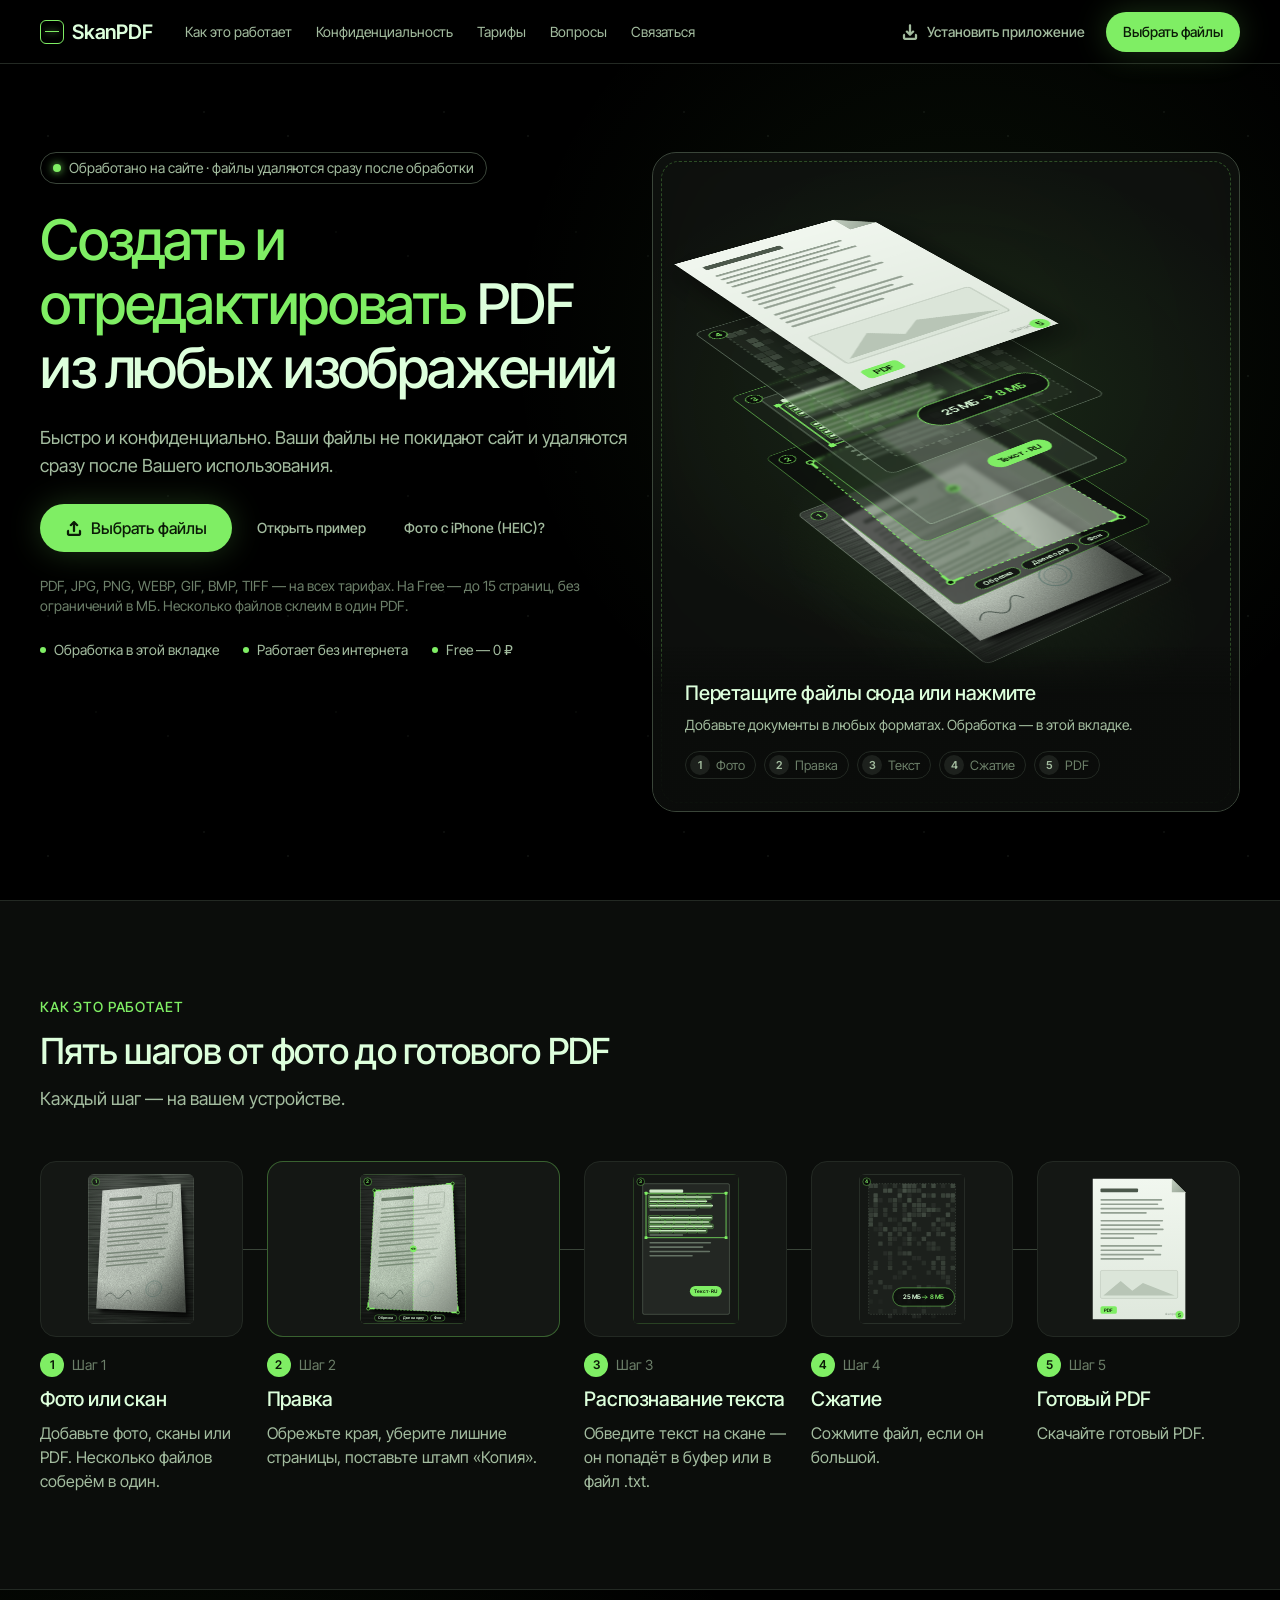
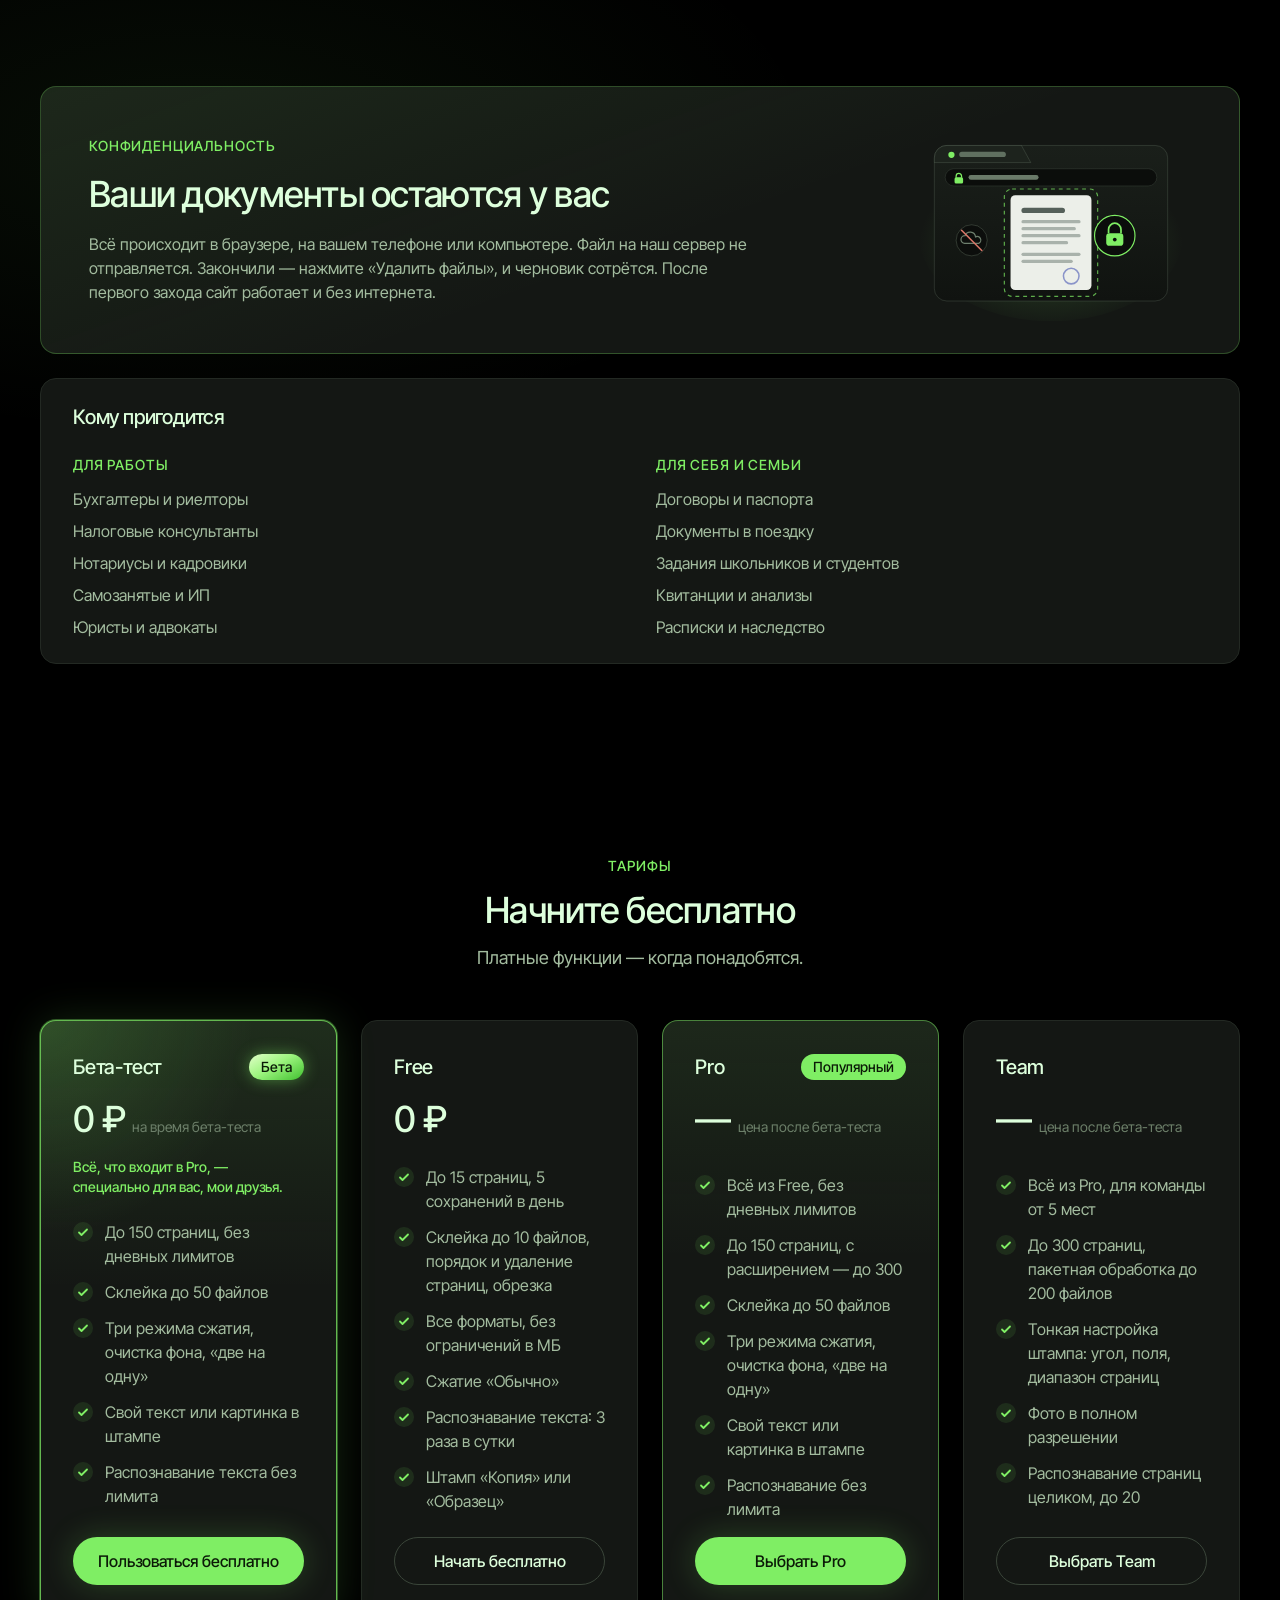
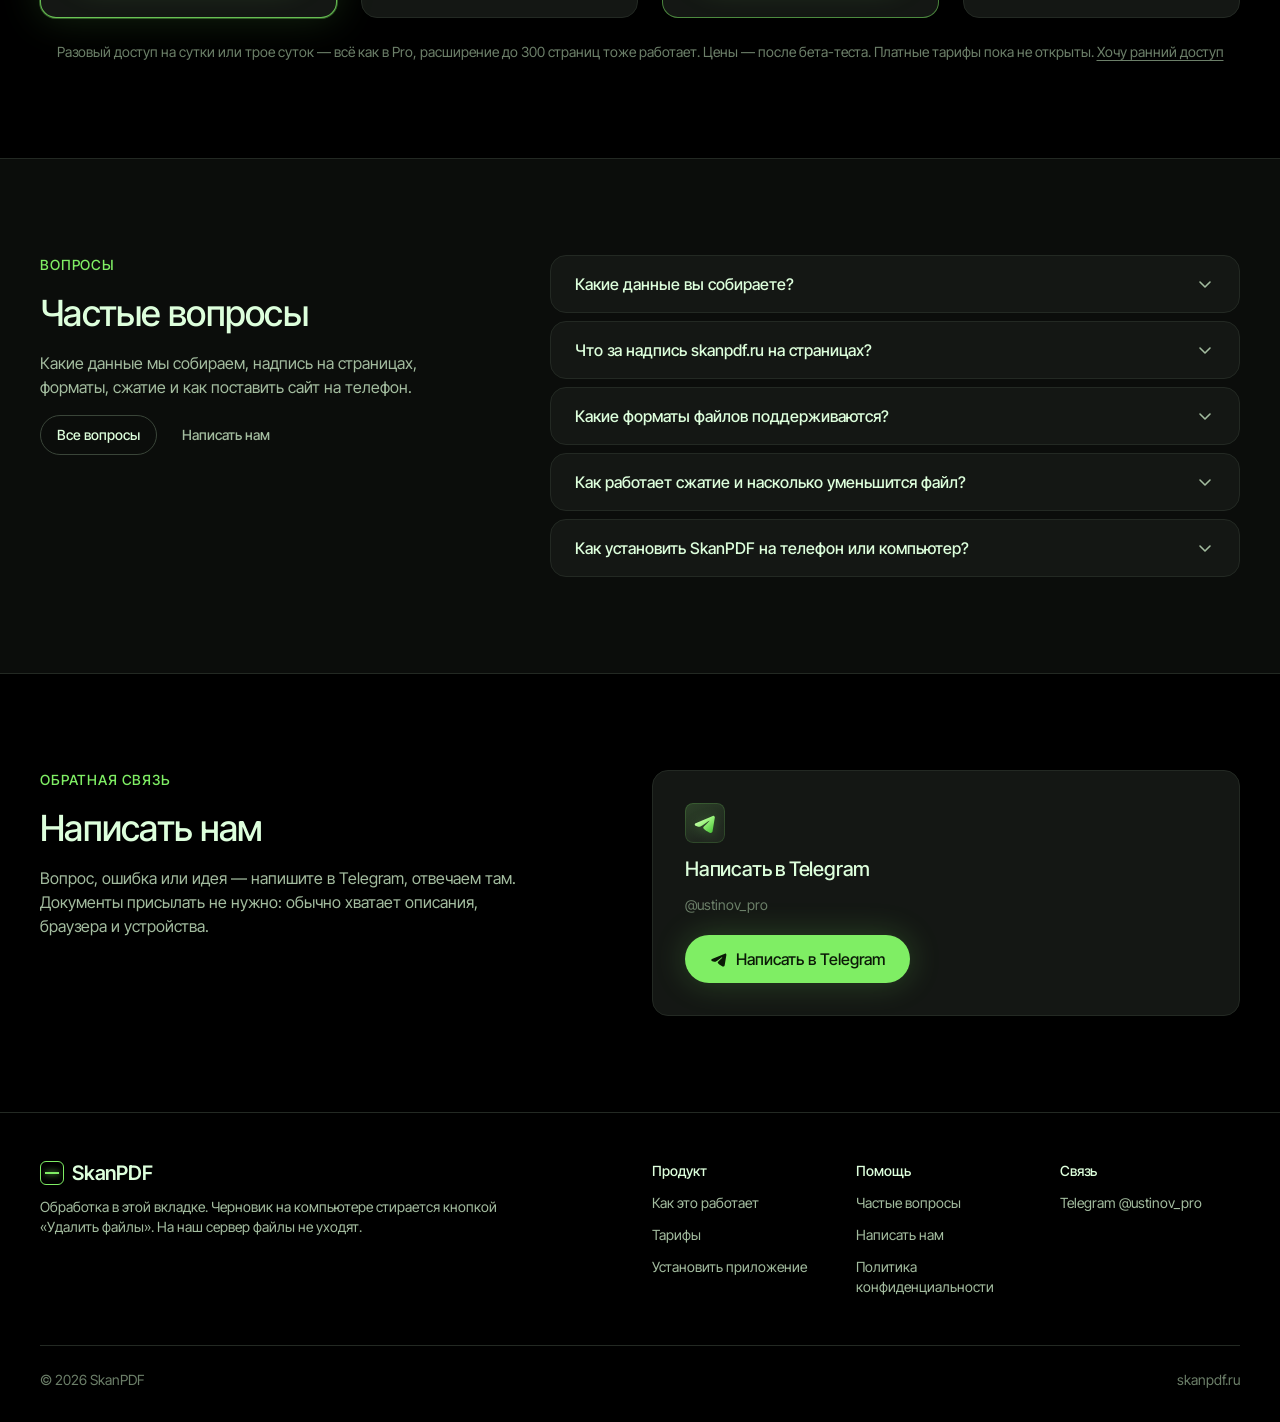
<file: index.html>
<!doctype html>
<html lang="ru">
  <head>
    <meta charset="UTF-8" />
    <meta
      name="viewport"
      content="width=device-width, initial-scale=1, viewport-fit=cover"
    />
    <meta name="theme-color" content="#000000" />
    <meta
      http-equiv="Content-Security-Policy"
      content="default-src 'self'; base-uri 'self'; form-action 'none'; object-src 'none'; img-src 'self' data: blob:; font-src 'self'; style-src 'self' 'unsafe-inline'; script-src 'self' 'unsafe-inline' 'unsafe-eval' 'wasm-unsafe-eval'; worker-src 'self' blob:; connect-src 'self' blob: ws://localhost:* ws://127.0.0.1:* wss://localhost:* wss://127.0.0.1:*;"
    />
    <!-- Иконка 10b (тёмный лист с лаймовым замком): файлы в public/, см. docs/design-system.md -->
    <link rel="icon" href="/favicon.ico" sizes="48x48" />
    <link rel="icon" href="/favicon.svg" type="image/svg+xml" />
    <link rel="icon" href="/favicon-32.png" type="image/png" sizes="32x32" />
    <link rel="icon" href="/favicon-16.png" type="image/png" sizes="16x16" />
    <link rel="apple-touch-icon" href="/apple-touch-icon.png" />
    <meta name="apple-mobile-web-app-capable" content="yes" />
    <meta name="mobile-web-app-capable" content="yes" />
    <meta name="apple-mobile-web-app-title" content="SkanPDF" />
    <meta name="apple-mobile-web-app-status-bar-style" content="black-translucent" />
    <title>SkanPDF</title>
    <!--
      beforeinstallprompt часто приходит до модуля (повторный визит, service worker уже активен).
      Ловим здесь, иначе кнопка «Установить» не сможет вызвать системный диалог.
    -->
    <script>
      (function () {
        var slot = (window.__skanpdfInstall = window.__skanpdfInstall || {
          event: null,
          installed: false,
        });
        window.addEventListener("beforeinstallprompt", function (event) {
          event.preventDefault();
          slot.event = event;
        });
        window.addEventListener("appinstalled", function () {
          slot.installed = true;
          slot.event = null;
        });
      })();
    </script>
    <script type="module" crossorigin src="/assets/index-BE9128Wa.js"></script>
    <link rel="stylesheet" crossorigin href="/assets/index-epqRC2Fu.css">
  <link rel="manifest" href="/manifest.webmanifest"></head>
  <body>
    <div id="root"></div>
  </body>
</html>
</file>
<file: assets/index-epqRC2Fu.css>
.beta-over{display:grid;place-items:center;min-height:100vh;min-height:100dvh;padding:24px;background:radial-gradient(circle at 50% 20%,rgba(127,238,100,.12),transparent 55%),#000;color:#ddffdc;font-family:"Inter Tight",var(--font-ui, system-ui),sans-serif}.beta-over-card{display:flex;flex-direction:column;align-items:center;gap:12px;width:min(460px,100%);padding:32px 24px 24px;border:1px solid #3a4539;border-radius:28px;background:linear-gradient(150deg,rgba(127,238,100,.08),transparent 55%),#0e100eeb;box-shadow:0 20px 60px #000000b3,inset 0 1px #ffffff0f;text-align:center}.beta-over-mark img{display:block;border-radius:18px}.beta-over-badge{padding:3px 10px;border:1px solid rgba(127,238,100,.45);border-radius:999px;color:#7fee64;font-size:.78rem;font-weight:600}.beta-over h1{margin:4px 0 0;color:#fff;font-size:clamp(1.5rem,5vw,2rem);line-height:1.15;letter-spacing:-.03em}.beta-over p{margin:0;color:#a9bba7;line-height:1.5}.beta-over-tg{display:inline-flex;align-items:center;justify-content:center;gap:8px;width:100%;min-height:48px;margin-top:8px;border-radius:14px;background:#7fee64;color:#0b1a08;font-weight:700;text-decoration:none}.beta-over-tg svg{width:20px;height:20px}.beta-over-handle{font-size:.85rem}.busy-defs{position:absolute;width:0;height:0}.busy-stage{position:relative;display:block;width:130px;height:74px}.busy-sh{position:absolute;display:block;width:26px;height:39px}.busy-sh svg{position:absolute;inset:0;width:100%;height:100%;overflow:visible}.busy-sh-lit{--bf: #7fee64;--bs: #c9f9bb;--bso: .9;--bfold: #c9f9bb;--bl: #0b1a07;opacity:0}.busy-pile{position:absolute;top:30px;width:26px;height:39px}.busy-pile-l{left:14px}.busy-pile-r{left:90px}.busy-pile .p0{transform:translate(-3px,4px)}.busy-pile .p1{transform:translateY(2px)}.busy-pile .p2{transform:translate(3px)}.busy-mv{left:17px;top:30px;animation:busy-move 1.6s cubic-bezier(.5,0,.3,1) infinite}.busy-mv .busy-sh-lit{animation:busy-lit 1.6s ease-in-out infinite}@keyframes busy-move{0%{transform:translateY(-2px) rotate(0)}14%{transform:translateY(-12px) rotate(-6deg)}50%{transform:translate(38px,-30px) rotate(8deg)}84%{transform:translate(76px,-4px) rotate(0)}to{transform:translate(76px,-2px) rotate(0)}}@keyframes busy-lit{0%,8%{opacity:0}30%,62%{opacity:1}86%,to{opacity:0}}@keyframes busy-fade{0%{opacity:0}to{opacity:1}}@keyframes busy-in{0%{opacity:0;transform:translate(-50%,-50%) scale(.96)}to{opacity:1;transform:translate(-50%,-50%)}}.busy-scrim{--busy-s: 1.9;position:fixed;inset:0;z-index:250;background:#0000008c;animation:busy-fade .18s ease-out}.busy-card{position:absolute;left:50%;top:50%;transform:translate(-50%,-50%);display:flex;flex-direction:column;align-items:center;gap:10px;width:min(380px,calc(100vw - 32px));padding:30px 26px 26px;border:1px solid #3a4539;border-radius:28px;background:linear-gradient(150deg,rgba(127,238,100,.09),transparent 55%),#0e100ef2;box-shadow:0 24px 70px #000000b3,inset 0 1px #ffffff0f;color:#ddffdc;font-family:"Inter Tight",var(--font-ui, system-ui),sans-serif;text-align:center;animation:busy-in .2s ease-out}.busy-art{position:relative;display:block;flex:none;width:calc(130px * var(--busy-s));height:calc(74px * var(--busy-s));margin-bottom:8px}.busy-art>.busy-stage{position:absolute;left:0;top:0;transform:scale(var(--busy-s));transform-origin:0 0}.busy-title{margin:0;color:#fff;font-weight:650;font-size:20px;line-height:1.25;letter-spacing:-.02em}.busy-sub{display:flex;align-items:center;gap:6px;margin:0;color:#a9bba7;font-size:14px}.busy-sub svg{flex:none;width:14px;height:14px;color:#7fee64}@media(max-width:860px){.busy-scrim{--busy-s: 1.5}.busy-card{width:min(320px,calc(100vw - 32px));padding:24px 18px 20px;gap:8px;border-radius:24px}.busy-title{font-size:18px}.busy-sub{font-size:13px}}@media(prefers-reduced-motion:reduce){.busy-mv{animation:none;transform:translate(76px,-2px)}.busy-mv .busy-sh-lit{animation:busy-pulse 2.4s ease-in-out infinite}.busy-scrim,.busy-card{animation:none}}@keyframes busy-pulse{0%,to{opacity:0}50%{opacity:.85}}.stub-back{position:fixed;inset:0;z-index:200;display:flex;align-items:center;justify-content:center;padding:24px;background:#0000009e;backdrop-filter:blur(4px);-webkit-backdrop-filter:blur(4px)}.stub{width:min(420px,100%);padding:20px 20px 16px;border:1px solid #3a4539;border-radius:24px;background:linear-gradient(150deg,rgba(127,238,100,.08),transparent 55%),#0e100eeb;box-shadow:0 20px 60px #000000b3,inset 0 1px #ffffff0f;color:#ddffdc;font-family:"Inter Tight",var(--font-ui, system-ui),sans-serif;backdrop-filter:blur(18px) saturate(1.4);-webkit-backdrop-filter:blur(18px) saturate(1.4)}.stub-head{display:flex;align-items:center;gap:10px;margin-bottom:14px}.stub-glass{display:grid;place-items:center;width:42px;height:42px;border:1px solid rgba(210,255,200,.28);border-radius:13px;background:linear-gradient(150deg,#96f5788c,#7fee641f 60%,#7fee640d);box-shadow:inset 0 1px #ffffff59,inset 0 -6px 12px #00000040,0 6px 18px #7fee642e;color:#efffe9}.stub-glass svg{width:22px;height:22px}.stub-badge{padding:3px 10px;border:1px solid rgba(127,238,100,.35);border-radius:999px;color:#7fee64;font-size:12px;line-height:16px;font-weight:500}.stub-x{margin-left:auto;display:grid;place-items:center;width:36px;height:36px;border:0;border-radius:10px;background:transparent;color:#a3bc9f;font-size:24px;line-height:1;text-decoration:none;cursor:pointer}.stub-x:hover{background:#1d211d;color:#ddffdc}.stub h1,.stub h2{margin:0 0 8px;color:#ddffdc;font-size:20px;line-height:26px;font-weight:600}.stub p{margin:0;color:#a3bc9f;font-size:15px;line-height:22px}.stub-actions{display:flex;gap:8px;margin-top:18px}.stub-tg,.stub-later{display:inline-flex;align-items:center;justify-content:center;gap:8px;min-height:44px;padding:0 18px;border-radius:999px;font:500 15px/1 "Inter Tight",var(--font-ui, system-ui),sans-serif;text-decoration:none;cursor:pointer}.stub-tg{flex:1;border:0;background:#7fee64;color:#0b1a07;box-shadow:0 0 32px #7fee6438}.stub-tg:hover{background:#95f37e}.stub-tg svg{width:18px;height:18px}.stub-later{border:1px solid #3a4539;background:transparent;color:#ddffdc}.stub-later:hover{border-color:#a3bc9f}.stub-tg:focus-visible,.stub-later:focus-visible,.stub-x:focus-visible{outline:2px solid #7fee64;outline-offset:2px}.stub p.stub-handle{margin-top:10px;color:#6c7f69;font-size:12px;line-height:16px;text-align:center}.stub-page{min-height:100dvh;align-items:center;box-sizing:border-box}@media(max-width:640px){.stub-back{align-items:flex-end;padding:0}.stub{width:100%;border-radius:24px 24px 0 0;border-bottom:0;padding-bottom:calc(16px + env(safe-area-inset-bottom))}.stub-page{align-items:center;padding:24px}.stub-page .stub{width:min(420px,100%);border-radius:24px;border-bottom:1px solid #3a4539;padding-bottom:16px}}.link-btn{display:inline;padding:0;border:0;background:none;color:#7fee64;font:inherit;text-decoration:underline;text-underline-offset:3px;cursor:pointer}.link-btn:hover{color:#95f37e}.link-btn:focus-visible{outline:2px solid #7fee64;outline-offset:2px;border-radius:4px}@font-face{font-family:Inter Tight;font-weight:400;font-display:swap;src:url(/fonts/inter-tight-cyrillic-400.woff2) format("woff2");unicode-range:U+0301,U+0400-045F,U+0490-0491,U+04B0-04B1,U+2116}@font-face{font-family:Inter Tight;font-weight:400;font-display:swap;src:url(/fonts/inter-tight-latin-400.woff2) format("woff2")}@font-face{font-family:Inter Tight;font-weight:600;font-display:swap;src:url(/fonts/inter-tight-cyrillic-600.woff2) format("woff2");unicode-range:U+0301,U+0400-045F,U+0490-0491,U+04B0-04B1,U+2116}@font-face{font-family:Inter Tight;font-weight:600;font-display:swap;src:url(/fonts/inter-tight-latin-600.woff2) format("woff2")}.lp{--bg:#000;--surface-1:#0b0d0b;--surface-2:#141714;--surface-3:#1d211d;--line:#232923;--line-strong:#3a4539;--text:#ddffdc;--text-2:#a3bc9f;--text-3:#6c7f69;--accent:#7fee64;--accent-ink:#0b1a07;--accent-soft:rgba(127,238,100,.1);--s1:4px;--s2:8px;--s3:12px;--s4:16px;--s5:24px;--s6:32px;--s7:48px;--s8:64px;--s9:96px;--fs-display:56px;--lh-display:64px;--fs-h2:36px;--lh-h2:44px;--fs-h3:20px;--lh-h3:28px;--fs-lead:18px;--lh-lead:28px;--fs-body:16px;--lh-body:24px;--fs-small:14px;--lh-small:20px;--r-s:8px;--r-m:16px;--r-l:24px;--r-pill:999px;--container:1200px;--gutter:24px;--page-pad:32px;--header-h:64px;--spd:1}:where(.lp) *,.lp{box-sizing:border-box;margin:0;padding:0}.lp{background:var(--bg);color:var(--text);font-family:Inter Tight,system-ui,sans-serif;font-size:var(--fs-body);line-height:var(--lh-body);-webkit-font-smoothing:antialiased;scroll-behavior:smooth}.lp{overflow-x:hidden}.lp a{color:inherit;text-decoration:none}.lp .container{max-width:calc(var(--container) + 2*var(--page-pad));padding:0 var(--page-pad);margin:0 auto}.lp .grid{display:grid;grid-template-columns:repeat(12,1fr);column-gap:var(--gutter)}.lp .display{font-size:var(--fs-display);line-height:var(--lh-display);font-weight:500;letter-spacing:-.025em}.lp .display em,.lp .h2 em{font-style:normal;color:var(--accent)}.lp .h2{font-size:var(--fs-h2);line-height:var(--lh-h2);font-weight:500;letter-spacing:-.02em}.lp .h3{font-size:var(--fs-h3);line-height:var(--lh-h3);font-weight:500;letter-spacing:-.01em}.lp .lead{font-size:var(--fs-lead);line-height:var(--lh-lead);color:var(--text-2)}.lp .body{font-size:var(--fs-body);line-height:var(--lh-body);color:var(--text-2)}.lp .small{font-size:var(--fs-small);line-height:var(--lh-small);color:var(--text-2)}.lp .muted{color:var(--text-3)}.lp .eyebrow{font-size:var(--fs-small);line-height:var(--lh-small);font-weight:500;color:var(--accent);letter-spacing:.06em;text-transform:uppercase}.lp .btn{display:inline-flex;align-items:center;justify-content:center;gap:var(--s2);height:48px;padding:0 var(--s5);border-radius:var(--r-pill);font:500 var(--fs-body)/1 "Inter Tight",sans-serif;border:1px solid transparent;cursor:pointer;white-space:nowrap;transition:background .2s,border-color .2s,color .2s}.lp .btn-sm{height:40px;padding:0 var(--s4);font-size:var(--fs-small)}.lp .btn-primary{background:var(--accent);color:var(--accent-ink);box-shadow:0 0 32px #7fee6438}.lp .btn-primary:hover{background:#95f37e}.lp .btn-secondary{background:transparent;color:var(--text);border-color:var(--line-strong)}.lp .btn-secondary:hover{border-color:var(--text-2)}.lp .btn-ghost{background:transparent;color:var(--text-2);padding:0 var(--s3)}.lp .btn-ghost:hover{color:var(--text)}.lp .btn svg{width:18px;height:18px}.lp .badge{display:inline-flex;align-items:center;gap:var(--s2);height:32px;padding:0 var(--s3);border:1px solid var(--line-strong);border-radius:var(--r-pill);font-size:var(--fs-small);line-height:1;color:var(--text-2);background:#0006}.lp .badge i{width:8px;height:8px;border-radius:50%;background:var(--accent);box-shadow:0 0 8px var(--accent)}.lp .site-header{position:sticky;top:0;z-index:50;height:var(--header-h);background:#0009;backdrop-filter:blur(12px);-webkit-backdrop-filter:blur(12px);border-bottom:1px solid var(--line)}.lp .site-header .container{height:100%;display:flex;align-items:center;gap:var(--s6)}.lp .brand{display:flex;align-items:center;gap:var(--s2);font-size:var(--fs-h3);font-weight:600;letter-spacing:-.01em}.lp .brand-mark{width:24px;height:24px;border-radius:6px;border:1.5px solid var(--accent);position:relative}.lp .brand-mark:after{content:"";position:absolute;left:4px;right:4px;top:10px;height:1.5px;background:var(--accent);box-shadow:0 0 6px var(--accent)}.lp .nav{display:flex;gap:var(--s5);font-size:var(--fs-small);color:var(--text-2)}.lp .nav a:hover{color:var(--text)}.lp .header-sp{flex:1}.lp .header-actions{display:flex;gap:var(--s2);align-items:center}.lp .card{background:var(--surface-2);border:1px solid var(--line);border-radius:var(--r-m);padding:var(--s5)}.lp .glass{background:#141714a8;border:1px solid var(--line-strong);border-radius:var(--r-l);backdrop-filter:blur(14px);-webkit-backdrop-filter:blur(14px)}.lp .drop{padding:var(--s6);display:flex;flex-direction:column;gap:var(--s4);position:relative}.lp .drop-dash{position:absolute;inset:var(--s2);border:1.5px dashed rgba(127,238,100,.28);border-radius:calc(var(--r-l) - 6px);pointer-events:none}.lp .drop-head{display:flex;gap:var(--s4);align-items:flex-start}.lp .drop-ico{flex:none;width:48px;height:48px;border-radius:var(--r-m);background:var(--accent-soft);display:grid;place-items:center;color:var(--accent)}.lp .drop-ico svg{width:24px;height:24px}.lp .drop-actions{display:flex;gap:var(--s3);align-items:center;flex-wrap:wrap}.lp .drop-note{font-size:var(--fs-small);line-height:var(--lh-small);color:var(--text-3)}.lp .section{padding:var(--s9) 0;position:relative}.lp .section-alt{background:var(--surface-1);border-top:1px solid var(--line);border-bottom:1px solid var(--line)}.lp .section-head{display:flex;flex-direction:column;gap:var(--s3);max-width:720px;margin-bottom:var(--s7)}.lp .section-head.center{margin-left:auto;margin-right:auto;text-align:center;align-items:center}.lp .tools{display:grid;grid-template-columns:repeat(3,1fr);gap:var(--gutter)}.lp .tool{display:flex;flex-direction:column;gap:var(--s3);min-height:200px;transition:border-color .2s,transform .2s}.lp .tool:hover{border-color:var(--line-strong);transform:translateY(-2px)}.lp .tool-ico{width:40px;height:40px;border-radius:var(--r-s);background:var(--surface-3);display:grid;place-items:center;color:var(--accent);margin-bottom:var(--s2)}.lp .tool-ico svg{width:22px;height:22px}.lp .tool .tag{margin-top:auto;align-self:flex-start;font-size:var(--fs-small);line-height:var(--lh-small);color:var(--text-3)}.lp .tool .tag b{font-weight:500;color:var(--accent)}.lp .steps{display:grid;grid-template-columns:repeat(3,1fr);gap:var(--gutter)}.lp .step{display:flex;flex-direction:column;gap:var(--s3)}.lp .step-num{width:40px;height:40px;border-radius:var(--r-pill);border:1px solid var(--line-strong);display:grid;place-items:center;font-weight:500;color:var(--accent);margin-bottom:var(--s2)}.lp .privacy{margin-top:var(--s7);display:grid;grid-template-columns:repeat(12,1fr);gap:var(--gutter)}.lp .privacy .card{display:flex;flex-direction:column;gap:var(--s3)}.lp .privacy .p-main{grid-column:span 7;padding:var(--s6);background:linear-gradient(135deg,rgba(127,238,100,.07),transparent 60%),var(--surface-2)}.lp .privacy .p-side{grid-column:span 5;padding:var(--s6)}.lp .checks{display:flex;flex-direction:column;gap:var(--s3);margin-top:var(--s2)}.lp .checks li{list-style:none;display:flex;gap:var(--s3);font-size:var(--fs-body);color:var(--text-2)}.lp .checks li:before{content:"";flex:none;width:20px;height:20px;margin-top:2px;border-radius:50%;background:var(--accent-soft) url("data:image/svg+xml,%3Csvg xmlns='http://www.w3.org/2000/svg' viewBox='0 0 20 20'%3E%3Cpath d='M6 10.5l2.5 2.5L14 7.5' fill='none' stroke='%237fee64' stroke-width='1.8' stroke-linecap='round' stroke-linejoin='round'/%3E%3C/svg%3E") center/20px no-repeat}.lp .install-row{display:flex;gap:var(--s3);align-items:center;margin-top:auto;padding-top:var(--s4)}.lp .app-ico{width:48px;height:48px;border-radius:12px;background:#0f130f;border:1px solid var(--line-strong);display:grid;place-items:center}.lp .app-ico .brand-mark{width:22px;height:22px}.lp .plans{display:grid;grid-template-columns:repeat(3,1fr);gap:var(--gutter);align-items:stretch}.lp .plan{display:flex;flex-direction:column;gap:var(--s4);padding:var(--s6)}.lp .plan-top{display:flex;justify-content:space-between;align-items:center}.lp .price{font-size:var(--fs-h2);line-height:var(--lh-h2);font-weight:500;letter-spacing:-.02em}.lp .price small{font-size:var(--fs-small);font-weight:400;color:var(--text-3);letter-spacing:0}.lp .plan .checks{flex:1}.lp .plan.hot{border-color:#7fee6480;background:linear-gradient(180deg,rgba(127,238,100,.08),transparent 40%),var(--surface-2)}.lp .plan-chip{font-size:var(--fs-small);line-height:1;padding:6px var(--s3);border-radius:var(--r-pill);background:var(--accent);color:var(--accent-ink);font-weight:500}.lp .plans-note{margin-top:var(--s5);text-align:center}.lp .faq{display:grid;grid-template-columns:repeat(12,1fr);gap:var(--gutter)}.lp .faq-aside{grid-column:span 4;display:flex;flex-direction:column;gap:var(--s4);align-self:start;position:sticky;top:calc(var(--header-h) + var(--s6))}.lp .faq-list{grid-column:6 / span 7;display:flex;flex-direction:column;gap:var(--s2)}.lp .qa{border:1px solid var(--line);border-radius:var(--r-m);background:var(--surface-2)}.lp .qa summary{list-style:none;cursor:pointer;display:flex;justify-content:space-between;align-items:center;gap:var(--s4);padding:var(--s4) var(--s5);font-size:var(--fs-body);font-weight:500}.lp .qa summary::-webkit-details-marker{display:none}.lp .qa summary:after{content:"";flex:none;width:20px;height:20px;background:url("data:image/svg+xml,%3Csvg xmlns='http://www.w3.org/2000/svg' viewBox='0 0 20 20'%3E%3Cpath d='M5 8l5 5 5-5' fill='none' stroke='%23a3bc9f' stroke-width='1.6' stroke-linecap='round'/%3E%3C/svg%3E") center no-repeat;transition:transform .2s}.lp .qa[open] summary:after{transform:rotate(180deg)}.lp .qa[open]{border-color:var(--line-strong)}.lp .qa .ans{padding:0 var(--s5) var(--s5);display:flex;flex-direction:column;gap:var(--s3);font-size:var(--fs-body);color:var(--text-2)}.lp .contact{display:grid;grid-template-columns:repeat(12,1fr);gap:var(--gutter);align-items:start}.lp .contact-aside{grid-column:span 5;display:flex;flex-direction:column;gap:var(--s4)}.lp .contact-form{grid-column:7 / span 6;padding:var(--s6);display:flex;flex-direction:column;gap:var(--s5)}.lp .contact-links{display:flex;flex-direction:column;gap:var(--s3);margin-top:var(--s2)}.lp .contact-link{display:flex;align-items:center;gap:var(--s3);padding:var(--s4);border:1px solid var(--line);border-radius:var(--r-m);background:var(--surface-2)}.lp .contact-link .tool-ico{margin:0}.lp .field-row{display:grid;grid-template-columns:1fr 1fr;gap:var(--s4)}.lp .field{display:flex;flex-direction:column;gap:var(--s2);font-size:var(--fs-small);line-height:var(--lh-small);color:var(--text-2)}.lp .input{height:48px;border-radius:var(--r-s);border:1px solid var(--line-strong);background:var(--bg);color:var(--text);padding:0 var(--s4);font:400 var(--fs-body) "Inter Tight",sans-serif;display:flex;align-items:center}.lp .input.ph{color:var(--text-3)}.lp .input.area{height:128px;align-items:flex-start;padding-top:var(--s3)}.lp .input.sel{justify-content:space-between}.lp .consent{display:flex;gap:var(--s3);font-size:var(--fs-small);line-height:var(--lh-small);color:var(--text-2)}.lp .consent .box{flex:none;width:20px;height:20px;border-radius:6px;border:1px solid var(--line-strong);margin-top:0}.lp .consent a{color:var(--accent);text-decoration:underline;text-underline-offset:3px}.lp .site-footer{border-top:1px solid var(--line);padding:var(--s7) 0 var(--s6)}.lp .footer-grid{display:grid;grid-template-columns:repeat(12,1fr);gap:var(--gutter)}.lp .footer-brand{grid-column:span 5;display:flex;flex-direction:column;gap:var(--s3)}.lp .footer-col{grid-column:span 2;display:flex;flex-direction:column;gap:var(--s3);font-size:var(--fs-small);line-height:var(--lh-small);color:var(--text-2)}.lp .footer-col b{font-weight:500;color:var(--text)}.lp .footer-bottom{margin-top:var(--s7);padding-top:var(--s5);border-top:1px solid var(--line);display:flex;justify-content:space-between;font-size:var(--fs-small);line-height:var(--lh-small);color:var(--text-3)}.lp .hero{position:relative;min-height:calc(900px - var(--header-h));display:flex;align-items:center;overflow:hidden;padding:var(--s8) 0}.lp .hero-bg{position:absolute;inset:0;pointer-events:none;overflow:hidden}.lp .hero .container{position:relative;z-index:2;width:100%}.lp .hero-copy{display:flex;flex-direction:column;gap:var(--s5);align-items:flex-start}.lp .hero-facts{display:flex;gap:var(--s5);flex-wrap:wrap;font-size:var(--fs-small);line-height:var(--lh-small);color:var(--text-2)}.lp .hero-facts span{display:flex;align-items:center;gap:var(--s2)}.lp .hero-facts span:before{content:"";width:6px;height:6px;border-radius:50%;background:var(--accent)}.lp .vlabel{position:fixed;left:var(--s4);bottom:var(--s4);z-index:60;font-size:12px;line-height:16px;color:var(--text-3);background:#000000b3;border:1px solid var(--line);border-radius:var(--r-pill);padding:4px 10px}@media(prefers-reduced-motion:reduce){:where(.lp) *,.lp,:where(.lp) *:before,:where(.lp) *:after{animation-duration:0s!important;animation-delay:0s!important;animation-iteration-count:1!important;transition:none!important;scroll-behavior:auto!important}}.lp{--sat:env(safe-area-inset-top,0px);--sab:env(safe-area-inset-bottom,0px);--dock-h:64px}@media(max-width:640px){.lp{--page-pad:16px;--header-h:56px;--fs-display:34px;--lh-display:40px;--fs-h2:26px;--lh-h2:32px;--fs-h3:18px;--lh-h3:24px;--fs-lead:17px;--lh-lead:26px;--fs-body:16px;--lh-body:24px;--fs-small:13px;--lh-small:18px;--s9:64px;--s8:48px;--s7:32px}.lp .grid{grid-template-columns:1fr;row-gap:var(--s5)}.lp .grid>*{grid-column:1/-1!important}.lp .nav,.lp .site-header .btn-primary{display:none}.lp .site-header .container{gap:var(--s3)}.lp .section{padding:var(--s9) 0}.lp .section-head{margin-bottom:var(--s6)}.lp .tools{grid-template-columns:1fr;gap:var(--s3)}.lp .tool{min-height:0;display:grid;grid-template-columns:40px 1fr;column-gap:var(--s4);row-gap:var(--s1);padding:var(--s4)}.lp .tool .tool-ico{grid-row:span 3;margin:0}.lp .tool .tag{margin-top:var(--s1)}.lp .privacy{grid-template-columns:minmax(0,1fr);gap:var(--s3);margin-top:var(--s7)}.lp .install-row{flex-wrap:wrap}.lp .privacy>*{grid-column:1/-1!important;padding:var(--s5)!important}.lp .plans{display:flex;overflow-x:auto;scroll-snap-type:x mandatory;gap:var(--s3);margin:0 calc(-1*var(--page-pad));padding:0 var(--page-pad) var(--s2);scrollbar-width:none}.lp .plans::-webkit-scrollbar{display:none}.lp .plan{flex:0 0 84%;scroll-snap-align:center;padding:var(--s5)}.lp .faq,.lp .contact{grid-template-columns:1fr;row-gap:var(--s6)}.lp .faq>*,.lp .contact>*{grid-column:1/-1!important;position:static}.lp .qa summary{padding:var(--s4)}.lp .qa .ans{padding:0 var(--s4) var(--s4)}.lp .contact-form{padding:var(--s5)}.lp .field-row{grid-template-columns:1fr}.lp .footer-grid{grid-template-columns:1fr 1fr;row-gap:var(--s6)}.lp .footer-brand{grid-column:1/-1}.lp .footer-col{grid-column:auto!important}.lp .footer-bottom{margin-top:var(--s6)}.lp .btn{height:48px}.lp .btn-sm{height:40px}.lp .vlabel{display:none}}.lp svg.mc{display:block;flex:none}.lp .btn .mcg,.lp .input .mcg,.lp .dock-main .mcg{fill:currentColor}.lp .tool-ico,.lp .drop-ico{background:linear-gradient(150deg,#7fee6429,#7fee6408 70%),var(--surface-3);box-shadow:inset 0 0 0 1px #7fee6429}.lp .tool-ico svg.mc,.lp .drop-ico svg.mc{filter:drop-shadow(0 2px 6px rgba(127,238,100,.28))}.lp .dock-side svg.mc{filter:drop-shadow(0 1px 5px rgba(127,238,100,.3))}.lp.ed{--panel-h:182px}.lp .ed-acts .act{background:transparent;border-color:transparent;padding:4px 2px 6px;gap:6px}.lp .ed-acts .act .glass{width:42px;height:42px;border-radius:13px;display:grid;place-items:center;color:#efffe9;background:linear-gradient(150deg,#96f5788c,#7fee641f 60%,#7fee640d);border:1px solid rgba(210,255,200,.28);box-shadow:inset 0 1px #ffffff59,inset 0 -6px 12px #00000040,0 6px 18px #7fee642e;backdrop-filter:blur(8px);-webkit-backdrop-filter:blur(8px)}.lp .ed-acts .act .glass svg{width:22px;height:22px;color:#efffe9}.lp .ed-acts .act.danger .glass{background:linear-gradient(150deg,#ff8a7a80,#ff8a7a1a 60%,#ff8a7a0a);border-color:#ffc8be47;box-shadow:inset 0 1px #ffffff4d,inset 0 -6px 12px #00000040,0 6px 18px #ff8a7a29}.lp .ed-acts .act.danger .glass svg{color:#fff1ee}.os-ios .lp .ed-acts .act .glass{border-radius:15px}.lp .ed-tabs .tab svg.mc{width:24px;height:24px}.lp .tool-ico svg.mc{width:24px;height:24px}.lp .xs{position:relative;width:220px;height:311px;perspective:1700px;--n:5;--z0:50px;--z1:74px;--fx:-30px;--fy:-2px;--cycle:calc(12s / var(--spd))}.lp .xs-iso{position:absolute;inset:0;transform-style:preserve-3d;transform:rotateX(57deg) rotate(-37deg);animation:xsWob calc(18s / var(--spd)) ease-in-out infinite alternate}@keyframes xsWob{0%{transform:rotateX(55deg) rotate(-40deg)}to{transform:rotateX(59deg) rotate(-32deg)}}.lp .ly{position:absolute;inset:0;border-radius:7px;transform:translate3d(calc(var(--i) * var(--fx)),calc(var(--i) * var(--fy)),calc(var(--i) * var(--z1)));animation:xsBreath calc(9s / var(--spd)) cubic-bezier(.45,0,.55,1) infinite alternate,xsAct var(--cycle) linear infinite;animation-delay:0s,calc(var(--i) * var(--cycle) / 5 - var(--cycle))}.lp .ly svg{display:block;width:100%;height:100%;border-radius:7px}@keyframes xsBreath{0%{transform:translate3d(calc(var(--i) * var(--fx) * .6),calc(var(--i) * var(--fy) * .6),calc(var(--i) * var(--z0)))}to{transform:translate3d(calc(var(--i) * var(--fx)),calc(var(--i) * var(--fy)),calc(var(--i) * var(--z1)))}}@keyframes xsAct{0%,17%{box-shadow:0 0 0 1.5px #7fee64,0 0 36px #7fee6473}23%,to{box-shadow:0 0 #7fee6400,0 0 #7fee6400}}.lp .ly-crop,.lp .ly-ocr,.lp .ly-zip{background:#12161247;backdrop-filter:blur(1.5px);-webkit-backdrop-filter:blur(1.5px)}.lp .ly-pdf{filter:drop-shadow(0 18px 18px rgba(0,0,0,.55))}.lp .xs-floor{position:absolute;inset:-30%;transform:translateZ(-24px);background:radial-gradient(closest-side,rgba(127,238,100,.16),rgba(127,238,100,.04) 55%,transparent);border-radius:50%}.lp .guide{position:absolute;width:1px;height:calc(4 * var(--z1));margin-left:-.5px;transform-origin:top;background:linear-gradient(180deg,#7fee6499,#7fee6426);transform:rotateX(90deg);animation:xsGuide calc(9s / var(--spd)) cubic-bezier(.45,0,.55,1) infinite alternate}@keyframes xsGuide{0%{transform:rotateX(90deg) scaleY(calc(40 / 72))}to{transform:rotateX(90deg) scaleY(1)}}.lp .xs-steps{display:flex;gap:var(--s2);flex-wrap:wrap}.lp .xs-steps li{list-style:none;display:flex;align-items:center;gap:6px;height:28px;padding:0 10px 0 4px;border-radius:var(--r-pill);border:1px solid var(--line);font-size:13px;line-height:1;color:var(--text-3);animation:xsChip var(--cycle) linear infinite;animation-delay:calc(var(--i) * var(--cycle) / 5 - var(--cycle))}.lp .xs-steps li b{width:20px;height:20px;border-radius:50%;display:grid;place-items:center;font-size:11px;font-weight:600;background:var(--surface-3);color:var(--text-2)}@keyframes xsChip{0%,17%{color:var(--text);border-color:#7fee6499;background:#7fee6414}}@media(prefers-reduced-motion:reduce){.lp .ly{animation:none!important;transform:translate3d(calc(var(--i) * var(--fx)),calc(var(--i) * var(--fy)),calc(var(--i) * 60px))}.lp .guide{animation:none!important;transform:rotateX(90deg) scaleY(.77)}.lp .xs-iso,.lp .xs-steps li{animation:none!important}.lp .ly-ocr{box-shadow:0 0 0 1.5px #7fee64,0 0 36px #7fee6473}}.lp .lbl-m,.lp .only-ios{display:none}.os-ios .lp .only-ios{display:flex}.os-ios .lp .not-ios{display:none!important}.lp .hf .copy{grid-column:1 / span 6}.lp .hf .hero-copy{gap:var(--s5)}.lp .hf-glow{position:absolute;right:-10%;top:-20%;width:900px;height:900px;background:radial-gradient(closest-side,rgba(127,238,100,.07),transparent)}.lp .hero-bg .stars{position:absolute;inset:0;background-image:radial-gradient(1px 1px at 20% 30%,rgba(221,255,220,.35),transparent),radial-gradient(1px 1px at 70% 80%,rgba(221,255,220,.25),transparent),radial-gradient(1px 1px at 40% 70%,rgba(221,255,220,.2),transparent),radial-gradient(1px 1px at 85% 20%,rgba(221,255,220,.3),transparent);background-size:240px 240px;opacity:.6}.lp .hf .panel{grid-column:7 / span 6;position:relative;height:660px;overflow:hidden;display:flex;flex-direction:column;justify-content:flex-end;cursor:pointer}.lp .panel-glow{position:absolute;left:-10%;right:-10%;top:0;height:75%;background:radial-gradient(closest-side,rgba(127,238,100,.1),transparent)}.lp .xs-wrap{position:absolute;left:50%;top:50%;transform:translate(-50%,-50%) translate(34px,64px) scale(1.04)}.lp .panel-foot{position:relative;z-index:2;padding:var(--s6);display:flex;flex-direction:column;gap:var(--s2);background:linear-gradient(180deg,transparent,rgba(10,12,10,.92) 30%)}.lp .panel-foot .xs-steps{margin-top:var(--s2)}.lp .steps5{display:grid;grid-template-columns:1fr 1.45fr 1fr 1fr 1fr;gap:var(--gutter);position:relative}.lp .steps5:before{content:"";position:absolute;left:0;right:0;top:88px;height:1px;background:linear-gradient(90deg,transparent,var(--line-strong) 8%,var(--line-strong) 92%,transparent)}.lp .st{list-style:none;display:flex;flex-direction:column;gap:var(--s4);position:relative}.lp .st-thumb{height:176px;border-radius:var(--r-m);background:var(--surface-2);border:1px solid var(--line);display:grid;place-items:center;position:relative;z-index:1}.lp .st-thumb svg{height:150px;width:auto;border-radius:6px}.lp .st-stack{position:relative;display:grid}.lp .st-stack>svg{grid-area:1/1}.lp .st-text{display:flex;flex-direction:column;gap:var(--s2)}.lp .st-list{display:flex;flex-direction:column;gap:6px;font-size:var(--fs-small);line-height:var(--lh-small);color:var(--text-2);padding-left:16px}.lp .st-list li::marker{color:var(--accent)}.lp .st-list b{font-weight:500;color:var(--text)}.lp .st:nth-child(2) .st-thumb{border-color:#7fee6459}.lp .st-num{display:flex;align-items:center;gap:var(--s2);font-size:var(--fs-small);line-height:var(--lh-small);color:var(--text-3)}.lp .st-num b{width:24px;height:24px;border-radius:50%;display:grid;place-items:center;background:var(--accent);color:var(--accent-ink);font-size:12px;font-weight:600}.lp .ios-steps{flex-direction:column;gap:var(--s3);margin-top:auto;padding-top:var(--s4)}.lp .ios-steps li{list-style:none;display:flex;align-items:center;gap:var(--s3);font-size:var(--fs-small);color:var(--text-2)}.lp .ios-steps .tool-ico{margin:0;width:36px;height:36px}.lp .dock{display:none}.lp .pv{background:radial-gradient(900px 420px at 15% 20%,rgba(127,238,100,.06),transparent 70%)}.lp .pv-grid{display:grid;grid-template-columns:repeat(12,1fr);gap:var(--gutter)}.lp .pv-intro{display:grid;grid-template-columns:minmax(0,1.2fr) minmax(160px,.72fr);align-items:center;gap:var(--s6);padding:var(--s6) var(--s7);background:linear-gradient(160deg,rgba(127,238,100,.08),transparent 55%),var(--surface-2);border-color:#7fee6440}.lp .pv-copy{display:flex;flex-direction:column;gap:var(--s4);min-width:0}.lp .pv-art-wrap{display:flex;justify-content:flex-end;align-items:center}.lp .pv-art{width:100%;max-width:280px;height:auto;margin:0}.lp .pv-install{margin-top:auto}.lp .pv-pts{grid-column:span 7;display:grid;grid-template-columns:1fr 1fr;gap:var(--gutter)}.lp .pv-pt{list-style:none;display:flex;flex-direction:column;gap:var(--s3);padding:var(--s6);border-radius:var(--r-l);background:var(--surface-2);border:1px solid var(--line)}.lp .pv-pt .tool-ico{margin:0;width:48px;height:48px;border-radius:14px;background:var(--accent-soft)}.lp .pv-pt .tool-ico svg{width:24px;height:24px}.lp .pv-pt div{display:flex;flex-direction:column;gap:var(--s2)}.lp .pv-aud{margin-top:var(--gutter);padding:var(--s5) var(--s6);display:flex;flex-direction:column;align-items:stretch;gap:var(--s5)}.lp .pv-cols{display:grid;grid-template-columns:1fr 1fr;gap:var(--s6)}.lp .pv-cols ul{margin:var(--s3) 0 0;padding:0;list-style:none;display:flex;flex-direction:column;gap:var(--s2)}.lp .pv-cols li{color:var(--text-2);font-size:var(--fs-body);line-height:var(--lh-body)}.lp .pv .install-row{margin-top:0}.lp .pv .ios-steps{margin-top:0;padding-top:0}@media(max-width:640px){.lp .pv-grid{grid-template-columns:minmax(0,1fr);gap:var(--s3)}.lp .pv-intro,.lp .pv-pts{grid-column:1/-1}.lp .pv-intro{grid-template-columns:1fr;padding:var(--s5);gap:var(--s4)}.lp .pv-art-wrap{justify-content:center}.lp .pv-art{max-width:220px}.lp .pv-pts{grid-template-columns:minmax(0,1fr);gap:var(--s3)}.lp .pv-pt{flex-direction:row;padding:var(--s4) var(--s5);gap:var(--s4)}.lp .pv-pt .tool-ico{width:40px;height:40px;border-radius:12px;flex:none}.lp .pv-pt .tool-ico svg{width:22px;height:22px}.lp .pv-aud{padding:var(--s5);gap:var(--s4);margin-top:var(--s3)}.lp .pv-cols{grid-template-columns:1fr;gap:var(--s4)}}@media(max-width:640px){.lp .lbl-d{display:none}.lp .lbl-m{display:inline}.lp .hdr-install{border:1px solid var(--line-strong);padding:0 var(--s3)}.lp .hf{min-height:0;padding:var(--s6) 0 var(--s7);align-items:flex-start}.lp .hf .grid{row-gap:var(--s4)}.lp .hf .copy{display:contents}.lp .hf .display{order:1}.lp .hf .lead{order:2}.lp .hf .panel{order:3}.lp .hf .badge{order:4;justify-self:start}.lp .hf .hero-facts{order:5}.lp .hf .hero-facts{gap:var(--s2) var(--s4)}.lp .hf .badge{height:auto;min-height:28px;padding:6px var(--s3);font-size:12px;line-height:16px;white-space:normal}.lp .hf-cta,.lp .hf-formats{display:none!important}.lp .hf .panel{height:340px;border-radius:var(--r-l);margin-top:var(--s2)}.lp .xs-wrap{top:50%;transform:translate(-50%,-50%) translate(28px,58px) scale(.66)}.lp .panel-foot{padding:var(--s4)}.lp .panel-foot .h3,.lp .panel-foot .small{display:none}.lp .xs-steps{flex-wrap:nowrap;overflow-x:auto;scrollbar-width:none;margin:0 calc(-1*var(--s4));padding:0 var(--s4)}.lp .xs-steps li{flex:none}.lp .steps5{grid-template-columns:1fr;gap:var(--s4)}.lp .steps5:before{inset:0 auto 0 44px;width:1px;height:auto;background:linear-gradient(180deg,transparent,var(--line-strong) 6%,var(--line-strong) 94%,transparent)}.lp .st{flex-direction:row;gap:var(--s4);align-items:flex-start}.lp .st-thumb{flex:none;width:88px;height:116px;border-radius:var(--r-s)}.lp .st-thumb svg{height:100px}.lp .st-num{font-size:12px}.lp{padding-bottom:calc(var(--dock-h) + 24px + var(--sab))}.lp .dock{display:flex;position:fixed;z-index:70;left:12px;right:12px;bottom:calc(12px + var(--sab));height:var(--dock-h);padding:8px;gap:8px;align-items:center;background:#121512c7;border:1px solid var(--line-strong);border-radius:22px;backdrop-filter:blur(18px) saturate(1.4);-webkit-backdrop-filter:blur(18px) saturate(1.4);box-shadow:0 12px 40px #0009}.lp .dock-side{flex:none;width:64px;height:48px;display:flex;flex-direction:column;align-items:center;justify-content:center;gap:2px;font-size:11px;line-height:14px;color:var(--text-2);border-radius:14px}.lp .dock-side svg{width:22px;height:22px}.lp .dock-main{flex:1;height:48px;border-radius:14px}.os-ios .lp .dock{border-radius:26px}.os-ios .lp .dock-side,.os-ios .lp .dock-main{border-radius:var(--r-pill)}}.lp{position:relative}.shot-full .lp .dock{position:absolute;bottom:calc(12px + var(--sab))}.sim-ios-safari .lp{--sab:76px}.sim-ios-standalone .lp{--sab:34px;--sat:59px}.sim-ios-standalone .lp .site-header,.sim-ios-standalone .lp .ed-top{padding-top:var(--sat);height:calc(var(--header-h) + var(--sat))}.lp .st .tag{margin-top:var(--s2);align-self:flex-start;font-size:12px;line-height:16px;color:var(--text-3)}.lp .st .tag b{font-weight:500;color:var(--accent)}.lp{letter-spacing:normal;min-height:100dvh}.lp :where(button){font:inherit;color:inherit;background:none;border:0;cursor:pointer;letter-spacing:inherit}.lp .btn:disabled{opacity:.45;cursor:not-allowed;box-shadow:none}.lp .btn:focus-visible,.lp .dock-side:focus-visible,.lp .panel:focus-within{outline:2px solid var(--accent);outline-offset:2px}.lp .mc.up{transform:rotate(180deg)}.lp .footer-col-first{grid-column:7 / span 2}.lp .contact-link-title{font-size:16px;line-height:24px}.lp .hf-usage{margin-top:calc(-1 * var(--s2))}.lp .error-text{color:#ff8a7a;font-size:var(--fs-small);line-height:var(--lh-small)}.lp .panel.is-over{border-color:var(--accent);box-shadow:0 0 0 1px var(--accent),0 0 48px #7fee642e}.lp .panel.is-over .drop-dash{border-color:#7fee64b3}.lp .panel-foot .limit-notice{margin:0}.lp .lp-queue{grid-column:7 / span 6;padding:var(--s6);display:flex;flex-direction:column;gap:var(--s4);align-self:center}.lp .lp-queue-list{display:flex;flex-direction:column;gap:var(--s2);max-height:420px;overflow:auto}.lp .lp-queue-list li{list-style:none;display:flex;align-items:center;gap:var(--s3);padding:var(--s2) var(--s2) var(--s2) var(--s4);border:1px solid var(--line);border-radius:var(--r-m);background:var(--surface-2)}.lp .lp-queue-name{flex:1;min-width:0;display:block;white-space:nowrap;font-size:var(--fs-small);line-height:var(--lh-small);color:var(--text);overflow:hidden;text-overflow:ellipsis}.lp .lp-queue-name b{font-weight:500;color:var(--accent)}.lp .lp-queue-name small{display:block;font-size:12px;color:var(--text-3)}.lp .lp-queue-acts{display:flex;gap:2px}.lp .lp-queue-acts button{width:36px;height:36px;display:grid;place-items:center;border-radius:10px;color:var(--text-2)}.lp .lp-queue-acts button:hover:not(:disabled){background:var(--surface-3);color:var(--text)}.lp .lp-queue-acts button:disabled{opacity:.3;cursor:default}.lp .lp-queue-acts svg{width:20px;height:20px}.lp .faq-item{border:1px solid var(--line);border-radius:var(--r-m);background:var(--surface-2);padding:0;margin:0}.lp .faq-item-open{border-color:var(--line-strong)}.lp .faq-q{margin:0;font:inherit}.lp .faq-q button{width:100%;display:flex;justify-content:space-between;align-items:center;gap:var(--s4);padding:var(--s4) var(--s5);font-size:var(--fs-body);line-height:var(--lh-body);font-weight:500;color:var(--text);text-align:left;background:none;border:0}.lp .faq-chevron{flex:none;width:20px;height:20px;border:0;transform:none;background:url("data:image/svg+xml,%3Csvg xmlns='http://www.w3.org/2000/svg' viewBox='0 0 20 20'%3E%3Cpath d='M5 8l5 5 5-5' fill='none' stroke='%23a3bc9f' stroke-width='1.6' stroke-linecap='round' stroke-linejoin='round'/%3E%3C/svg%3E") center/20px no-repeat;transition:transform .2s}.lp .faq-item-open .faq-chevron{transform:rotate(180deg)}.lp .faq-answer{padding:0 var(--s5) var(--s5);display:flex;flex-direction:column;gap:var(--s3);font-size:var(--fs-body);line-height:var(--lh-body);color:var(--text-2)}.lp .faq-answer ul{padding-left:var(--s5);display:flex;flex-direction:column;gap:var(--s2)}.lp .faq-answer a{color:var(--accent)}.lp .fb-form{display:flex;flex-direction:column;gap:var(--s5)}.lp .fb-row{display:grid;grid-template-columns:1fr 1fr;gap:var(--s4)}.lp .fb-field{display:flex;flex-direction:column;gap:var(--s2);font-size:var(--fs-small);line-height:var(--lh-small);color:var(--text-2)}.lp .fb-field input,.lp .fb-field select,.lp .fb-field textarea{width:100%;min-height:48px;border-radius:var(--r-s);border:1px solid var(--line-strong);background:var(--bg);color:var(--text);padding:0 var(--s4);font:400 var(--fs-body)/var(--lh-body) "Inter Tight",sans-serif}.lp .fb-field textarea{min-height:128px;padding:var(--s3) var(--s4);resize:vertical}.lp .fb-field select{appearance:none;background:var(--bg) url("data:image/svg+xml,%3Csvg xmlns='http://www.w3.org/2000/svg' viewBox='0 0 20 20'%3E%3Cpath d='M5 8l5 5 5-5' fill='none' stroke='%23a3bc9f' stroke-width='1.6' stroke-linecap='round'/%3E%3C/svg%3E") right 14px center/20px no-repeat}.lp .fb-field :focus-visible{outline:none;border-color:var(--accent);box-shadow:0 0 0 3px var(--accent-soft)}.lp .fb-field ::placeholder{color:var(--text-3)}.lp .fb-consent{display:flex;gap:var(--s3);align-items:flex-start;font-size:var(--fs-small);line-height:var(--lh-small);color:var(--text-2)}.lp .fb-consent input{flex:none;width:20px;height:20px;margin-top:0;accent-color:var(--accent)}.lp .fb-consent a{color:var(--accent);text-decoration:underline;text-underline-offset:3px}.lp .fb-err,.lp .fb-server-err{color:#ff8a7a;font-size:var(--fs-small)}.lp .fb-submit{align-self:flex-start;height:48px;padding:0 var(--s5);border-radius:var(--r-pill);background:var(--accent);color:var(--accent-ink);font:500 var(--fs-body)/1 "Inter Tight",sans-serif;border:0;box-shadow:0 0 32px #7fee6438}.lp .fb-done{color:var(--text)}.lp .hdr-install-wrap{position:relative;display:flex}.lp .hdr-install-wrap .install-steps{z-index:5;left:auto;right:0;width:min(300px,calc(100vw - 32px))}.lp .footer-install{position:relative;display:flex;flex-direction:column;align-items:flex-start;gap:var(--s2)}.lp .footer-install-btn{padding:0;color:inherit;font:inherit;text-align:left}.lp .footer-install .install-steps{position:static;width:min(280px,calc(100vw - 48px))}@media(display-mode:standalone),(display-mode:minimal-ui),(display-mode:fullscreen){.lp .hdr-install-wrap,.lp .footer-install,.shell-top .install-bar{display:none}}.lp .pv-install .install-bar{position:static;display:flex;flex-wrap:wrap;align-items:center;gap:var(--s3);padding:0;margin:0;background:none;border:0;box-shadow:none}.lp .pv-install .install-app-icon{width:48px;height:48px;border-radius:12px;border:1px solid var(--line-strong)}.lp .pv-install .install-text{display:none}.lp .pv-install .install-btn{height:40px;padding:0 var(--s4);border-radius:var(--r-pill);background:var(--accent);color:var(--accent-ink);font:500 var(--fs-small)/1 "Inter Tight",sans-serif}.lp .pv-install .install-close{width:36px;height:36px;color:var(--text-3)}.lp .pv-install .install-close svg{width:18px;height:18px}.lp .pv-install .install-steps{position:static;width:100%;margin-top:var(--s2);color:var(--text-2);font-size:var(--fs-small)}.lp .pv-install .install-steps ol{display:flex;flex-direction:column;gap:var(--s2);padding:0;list-style:none}.lp .pv-install .install-steps li{display:flex;align-items:center;gap:var(--s2)}.lp .pv-install .install-step-icon{width:20px;height:20px;color:var(--accent)}.os-ios .lp .pv-install .install-bar{display:none}.lp .dock-side{background:none;border:0;color:var(--text-2)}@media(max-width:640px){.lp .lp-queue{order:3;grid-column:1/-1;padding:var(--s5)}.lp .fb-row{grid-template-columns:1fr}.lp .faq-q button{padding:var(--s4)}.lp .faq-answer{padding:0 var(--s4) var(--s4)}.lp .hf-usage{order:6}}.lp .contact-links{flex-wrap:nowrap;flex-direction:column;align-items:stretch;margin:var(--s2) 0 0;color:inherit}.lp .contact-links a{color:inherit}.lp .pv-install{display:flex;flex-direction:column;gap:var(--s3)}.lp .pv-install-row{display:flex;align-items:center;gap:var(--s3)}.lp .plans.plans-4{grid-template-columns:repeat(4,1fr)}@media(max-width:1180px)and (min-width:641px){.lp .plans.plans-4{grid-template-columns:repeat(2,1fr)}}.lp .plan.plan-beta{position:relative;border-color:#7fee64bf;background:radial-gradient(120% 60% at 0 0,rgba(127,238,100,.18),transparent 60%),linear-gradient(180deg,rgba(127,238,100,.1),transparent 45%),var(--surface-2);box-shadow:0 0 0 1px #7fee6459,0 0 40px #7fee6429}.lp .plan-chip-beta{background:linear-gradient(150deg,#e2ffc9,#9df57f 45%,#3fbf2e);box-shadow:0 0 16px #7fee6473}.lp .plan-note{margin:calc(-1*var(--s2)) 0 0;color:var(--accent);font-size:var(--fs-small);line-height:1.4;font-weight:500}.lp .contact-tg-card{grid-column:7 / span 6;padding:var(--s6);display:flex;flex-direction:column;align-items:flex-start;gap:var(--s3)}.lp .contact-tg-card .tool-ico{margin:0}.lp .contact-tg-card .btn{margin-top:var(--s2)}@media(max-width:860px){.lp .contact-tg-card{padding:var(--s5)}.lp .contact-tg-card .btn{width:100%}}@font-face{font-family:Inter Tight;font-style:normal;font-weight:500;font-display:swap;src:url(/fonts/inter-tight-cyrillic-ext-500.woff2) format("woff2");unicode-range:U+0460-052F,U+1C80-1C8A,U+20B4,U+2DE0-2DFF,U+A640-A69F,U+FE2E-FE2F}@font-face{font-family:Inter Tight;font-style:normal;font-weight:500;font-display:swap;src:url(/fonts/inter-tight-cyrillic-500.woff2) format("woff2");unicode-range:U+0301,U+0400-045F,U+0490-0491,U+04B0-04B1,U+2116}@font-face{font-family:Inter Tight;font-style:normal;font-weight:500;font-display:swap;src:url(/fonts/inter-tight-latin-ext-500.woff2) format("woff2");unicode-range:U+0100-02BA,U+02BD-02C5,U+02C7-02CC,U+02CE-02D7,U+02DD-02FF,U+0304,U+0308,U+0329,U+1D00-1DBF,U+1E00-1E9F,U+1EF2-1EFF,U+2020,U+20A0-20AB,U+20AD-20C0,U+2113,U+2C60-2C7F,U+A720-A7FF}@font-face{font-family:Inter Tight;font-style:normal;font-weight:500;font-display:swap;src:url(/fonts/inter-tight-latin-500.woff2) format("woff2");unicode-range:U+0000-00FF,U+0131,U+0152-0153,U+02BB-02BC,U+02C6,U+02DA,U+02DC,U+0304,U+0308,U+0329,U+2000-206F,U+20AC,U+2122,U+2191,U+2193,U+2212,U+2215,U+FEFF,U+FFFD}:root{color-scheme:dark;--color-void-black: #000000;--color-ground-iron: #181818;--color-carbon-veil: #212525;--color-circuit-border: #485346;--color-phosphor-blue-black: #1f2a33;--color-lime-pulse: #7fee64;--color-phosphor-white: #ddffdc;--color-sage-60: #8cab87;--color-sage-40: #677d64;--color-moss-70: #9cbf93;--color-moss-80: #aed2a4;--color-fern-link: #859984;--color-deep-fern: #697368;--color-pine-15: #3e4a3c;--bg: var(--color-void-black);--bg-elevated: var(--color-carbon-veil);--bg-preview: var(--color-void-black);--border: var(--color-circuit-border);--text: var(--color-phosphor-white);--text-muted: var(--color-sage-60);--accent: var(--color-lime-pulse);--accent-ink: var(--color-ground-iron);--danger-quiet: var(--color-ground-iron);--radius-cards: 8px;--radius-buttons: 12px;--radius-pills: 9999px;--shadow-nav: rgba(0, 0, 0, .1) 0px 10px 15px -3px, rgba(0, 0, 0, .1) 0px 4px 6px -4px;--font-display: "Inter Tight", Inter, ui-sans-serif, system-ui, sans-serif;--font-ui: Inter, ui-sans-serif, system-ui, sans-serif;font-family:var(--font-ui);font-feature-settings:"cv11";letter-spacing:-.022em;background:var(--bg);color:var(--text-muted)}*{box-sizing:border-box}html,body,#root{margin:0;min-height:100%;min-height:100dvh}html.editor-active,html.editor-active body,html.editor-active #root{overflow:hidden;overscroll-behavior-y:none}button,.file-btn,.dropzone-btn{font-family:inherit;font-size:14px;font-weight:500;line-height:1.43;letter-spacing:-.026em;color:var(--text);touch-action:manipulation;transition:color .3s ease-out,background-color .3s ease-out,border-color .3s ease-out}.shell{display:grid;grid-template-rows:auto 1fr auto;height:100vh;height:100dvh;overflow:hidden;overscroll-behavior-y:none}.shell-top{display:flex;align-items:center;gap:12px;height:64px;padding:0 24px;border-bottom:1px solid var(--color-phosphor-blue-black);background:#212525e0;box-shadow:var(--shadow-nav);-webkit-backdrop-filter:blur(10px);backdrop-filter:blur(10px)}.brand{margin:0;color:var(--color-phosphor-white);font-family:var(--font-display);font-size:20px;font-weight:500;letter-spacing:-.017em}.shell-top-spacer{flex:1}.shell-body{display:grid;grid-template-columns:1fr 320px;min-height:0}.preview-pane{display:flex;align-items:flex-start;justify-content:center;padding:32px;overflow:auto;overscroll-behavior-y:contain;background:var(--bg-preview)}.preview-empty{position:relative;max-width:640px;text-align:left;color:var(--color-sage-60)}.preview-empty:before{content:"";position:absolute;top:-80px;right:-60px;width:220px;height:220px;border-radius:28px;background:radial-gradient(circle,rgb(127 238 100 / 22%) 0%,transparent 68%);pointer-events:none}.preview-empty h2{margin:0 0 16px;color:var(--color-phosphor-white);font-family:var(--font-display);font-size:42px;font-weight:500;line-height:1.05;letter-spacing:-.008em}.hero-led{color:var(--color-lime-pulse)}.preview-empty p{margin:0;line-height:1.45}.home-privacy{margin-top:20px;color:var(--color-moss-80);font-size:16px;font-weight:400;line-height:1.5;letter-spacing:-.022em}.tools-pane{display:flex;flex-direction:column;min-height:0;padding:20px;border-left:1px solid var(--color-phosphor-blue-black);background:var(--color-void-black);overflow:hidden}.tools-sheet-toggle{display:none}.archive-card{padding:20px;border:1px solid var(--color-circuit-border);border-radius:var(--radius-cards);background:var(--color-ground-iron)}.archive-card+.archive-card{margin-top:12px}.tools-pane h2{margin:0 0 8px;color:var(--color-phosphor-white);font-family:var(--font-display);font-size:20px;font-weight:500;line-height:1.3;letter-spacing:-.017em}.tools-pane p{margin:0;color:var(--color-sage-60);font-size:14px;line-height:1.43}.trust-badge{display:inline-flex;align-items:center;gap:8px;margin:0;padding:4px 12px;border:1px solid var(--color-circuit-border);border-radius:var(--radius-pills);background:transparent;color:var(--color-moss-70);font-size:12px;font-weight:500;letter-spacing:-.011em;white-space:nowrap}.trust-badge-cloud{color:var(--color-lime-pulse)}.trust-badge:before{content:"";width:8px;height:8px;border-radius:50%;background:var(--color-lime-pulse)}.btn-download{padding:8px 16px;border:0;border-radius:var(--radius-pills);background:var(--color-lime-pulse);color:var(--color-ground-iron);box-shadow:none}.btn-download:disabled{background:var(--color-ground-iron);color:var(--color-sage-40);box-shadow:none;cursor:not-allowed}.shell-bottom{display:flex;flex-wrap:wrap;align-items:center;justify-content:space-between;gap:12px 20px;padding:16px 24px;border-top:1px solid var(--color-phosphor-blue-black);background:var(--color-void-black)}.copyright{margin:0;max-width:420px;color:var(--color-deep-fern);font-size:12px;line-height:1.33;letter-spacing:.05em}.copyright span{display:block}.btn-download-final{min-width:min(420px,100%);padding:12px 20px;border:1px solid var(--color-phosphor-white);border-radius:var(--radius-buttons);background:var(--color-ground-iron);color:var(--color-phosphor-white)}.btn-download-final:disabled{border-color:var(--color-pine-15);background:var(--color-ground-iron);color:var(--color-sage-40)}.lang-switch{display:flex;overflow:hidden;border:1px solid var(--color-circuit-border);border-radius:var(--radius-buttons)}.lang-btn{margin:0;padding:8px 16px;border:0;background:transparent;color:var(--color-fern-link);cursor:pointer}.lang-btn-on{background:var(--color-carbon-veil);color:var(--color-phosphor-white)}.dropzone{display:flex;flex-direction:column;align-items:flex-start;gap:8px;margin:16px 0 0;padding:32px;max-width:420px;border:1px solid var(--color-circuit-border);border-radius:16px;background:var(--color-ground-iron);cursor:pointer;color:var(--color-sage-60)}.dropzone strong{color:var(--color-phosphor-white);font-family:var(--font-display);font-size:20px;font-weight:500}.dropzone-formats{display:none}@media(hover:hover)and (pointer:fine){.dropzone-formats{margin-top:4px;color:var(--color-moss-80);font-size:12px;line-height:1.4}.dropzone:hover .dropzone-formats{display:block}}@media(hover:none),(pointer:coarse){.dropzone-formats{display:block;margin-top:4px;color:var(--color-moss-80);font-size:12px;line-height:1.4}}.dropzone-heic-hint{margin:10px 0 0;max-width:420px;color:var(--color-moss-80);font-size:13px;line-height:1.45}.dropzone-over{border-color:var(--color-lime-pulse);background:var(--color-carbon-veil)}.dropzone-btn{margin-top:8px;padding:12px 24px;border:0;border-radius:var(--radius-pills);background:var(--color-lime-pulse);color:var(--color-ground-iron)}.error-text{color:#f0b4b4}.limit-notice{margin:10px 0;padding:10px 14px;border:1px solid color-mix(in srgb,var(--accent) 45%,transparent);border-radius:12px;background:color-mix(in srgb,var(--accent) 10%,transparent);color:var(--text);line-height:1.45}.plan-badge{display:inline-block;margin-left:6px;padding:1px 7px;border-radius:999px;background:var(--accent);color:var(--accent-ink);font-size:.72em;font-weight:700;letter-spacing:.02em;line-height:1.5;vertical-align:middle}.plan-badge-team{background:var(--text)}.tool-locked{opacity:.72}.usage-left{margin:6px 0 0;color:var(--text-muted);font-size:.9em}.queue{margin:20px auto 0;width:min(560px,100%);text-align:left}.queue-title{margin:0 0 8px;color:var(--text);font-weight:500}.queue-list{margin:0;padding:0;list-style:none;border:1px solid var(--border);border-radius:var(--radius-cards);overflow:hidden;background:var(--color-ground-iron)}.queue-item{display:flex;gap:8px;align-items:center;justify-content:space-between;padding:8px 10px;border-bottom:1px solid var(--border)}.queue-item:last-child{border-bottom:0}.queue-name{display:flex;flex-direction:column;min-width:0;color:var(--text);font-size:14px}.queue-name small{color:var(--text-muted)}.queue-item-actions{display:flex;flex-shrink:0;gap:4px}.queue-item-actions .btn-ghost{padding:4px 8px}.page-stack-wrap{display:flex;flex-direction:column;align-items:center;width:max-content;min-width:100%}.preview-zoom{position:sticky;top:8px;z-index:4;margin:0 0 12px;padding:2px 10px;border-radius:99px;background:#0f1115b8;color:var(--color-phosphor-white);font-size:12px;pointer-events:none}.page-stack{display:flex;flex-direction:column;gap:20px;width:calc(380px * var(--preview-zoom, 1));margin:0 auto 40px}.page-card{overflow:hidden;width:var(--page-width, 100%);margin-inline:auto;border:1px solid var(--color-circuit-border);border-radius:var(--radius-cards);background:#fff;color:#111;box-shadow:none}.page-card-on{border-color:var(--color-lime-pulse)}.page-hit{display:block;width:100%;padding:0;border:0;background:transparent;color:inherit;text-align:left;cursor:pointer}.page-frame{position:relative}.page-frame:has(.crop-surface) .page-hit{pointer-events:none}.tool-grid{display:grid;grid-template-columns:1fr 1fr;gap:8px;margin-top:16px}.tool-menu,.tool-ocr,.tool-back,.tool-dock{grid-column:1 / -1}.tools-sheet-body{flex:1;min-height:0;overflow:auto;overscroll-behavior-y:contain}.tools-sheet-head{display:contents}.tool-dock{display:grid;flex-shrink:0;gap:8px;margin-top:12px;padding-top:12px;border-top:1px solid var(--color-phosphor-blue-black)}.tool-actions.ocr-actions{display:grid;grid-template-columns:1fr 1fr}.tool-menu{display:grid;gap:8px}.tool-menu .btn-ghost,.tool-menu .btn-secondary{width:100%;justify-content:center}.tool-ocr .archive-card{margin:0;padding:0;border:0;background:transparent}.tool-span{grid-column:1 / -1}.tool-span .file-btn,.tool-span>.btn-ghost,.tool-span>.btn-secondary{width:100%;justify-content:center}.split-btn{grid-column:1 / -1;display:grid;grid-template-columns:1fr 1fr;overflow:hidden;border:1px solid var(--color-circuit-border);border-radius:var(--radius-buttons)}.split-btn .btn-ghost{display:inline-flex;gap:6px;align-items:center;justify-content:center;border:0;border-radius:0}.split-btn .btn-ghost:first-child{border-right:1px solid var(--border)}.split-btn .btn-ghost:disabled{cursor:not-allowed;color:var(--color-sage-40)}.tool-row{grid-column:1 / -1;display:flex;flex-wrap:wrap;gap:8px;align-items:center;justify-content:center}.tool-row .file-btn,.tool-row .btn-ghost,.tool-row .btn-secondary{flex:0 1 auto;min-width:0;justify-content:center;text-align:center;line-height:1.2;white-space:nowrap}.tool-close{grid-column:1 / -1;justify-self:center}.page-card img{display:block;width:100%;height:auto}.page-label{margin:0;padding:6px 10px;background:var(--color-carbon-veil);color:var(--color-moss-70);font-size:12px;letter-spacing:.05em;text-transform:uppercase}.page-skeleton{height:400px;background:repeating-linear-gradient(90deg,#ececec,#ececec 40px,#f6f6f6 40px 80px)}.file-meta{margin-bottom:12px}.file-meta strong{color:var(--text);word-break:break-all}.image-inspect{margin:0 0 12px;padding:10px 12px;border:1px solid var(--color-circuit-border);border-radius:10px;background:var(--color-carbon-veil)}.image-inspect h3{margin:0 0 8px;font-size:13px;font-weight:600}.image-inspect p,.image-inspect ul{margin:0;font-size:12px;line-height:1.45;color:var(--color-phosphor-white)}.image-inspect ul{list-style:none;padding:0;display:flex;flex-direction:column;gap:6px}.image-inspect li{display:grid;grid-template-columns:minmax(4rem,1fr) auto auto auto auto;gap:8px;align-items:baseline}.image-inspect-name{font-family:ui-monospace,monospace;overflow:hidden;text-overflow:ellipsis}.compress-panel .compress-now{margin:0}.split-btn-3{grid-template-columns:1fr 1fr 1fr}.split-btn-3 .btn-ghost:not(:last-child){border-right:1px solid var(--border)}.split-btn-3 .btn-ghost{flex-direction:column;gap:2px;padding:8px 6px;line-height:1.25}.compress-now{margin:0 0 6px;font-size:12px}.compress-size{font-size:11px;font-weight:500;color:var(--color-phosphor-white)}.split-btn-3 .compress-pick{font-weight:600}.tool-actions{display:flex;flex-wrap:wrap;gap:8px;margin-top:16px}.wm-dialog-back{position:fixed;inset:0;z-index:30;display:flex;align-items:center;justify-content:center;padding:24px;background:#0000009e}.wm-dialog{width:min(440px,100%);max-height:min(88vh,820px);overflow:auto}.wm-panel{display:flex;flex-direction:column;gap:10px}.wm-panel-head{display:flex;align-items:flex-start;justify-content:space-between;gap:12px}.wm-panel-head h2{margin:0 0 8px}.wm-preview{position:absolute;inset:0;z-index:2;overflow:hidden;pointer-events:none;container-type:size}.wm-preview-tile,.wm-preview-one{position:absolute;display:flex;inset:7% 0}.wm-preview-tile{flex-wrap:wrap;align-content:center;align-items:center;justify-content:space-evenly;padding-right:6%;padding-left:6%;row-gap:4.5em;column-gap:1.2em}.wm-preview-one{flex-direction:column;align-items:center}.wm-preview-stamp{display:inline-block;font-weight:700;line-height:1;white-space:nowrap;letter-spacing:.04em}.wm-preview-credit{position:absolute;right:8px;bottom:6px;color:#50545cb3;font-size:10px;font-weight:500}.ocr-result{width:100%;margin:8px 0 0;padding:10px 12px;min-height:140px;border:1px solid var(--color-circuit-border);border-radius:10px;background:var(--color-ground-iron);color:var(--color-phosphor-white);font:inherit;font-size:13px;line-height:1.45;resize:vertical}.wm-preview-note{margin:0;color:var(--text-muted);font-size:12px}.wm-row-wrap{flex-wrap:wrap}.wm-row,.wm-scope,.wm-range,.wm-check{display:flex;flex-wrap:wrap;gap:10px 14px;align-items:center;color:var(--text);font-size:13px}.wm-scope{flex-direction:column;align-items:flex-start}.wm-scope>span{color:var(--color-moss-70);font-size:12px;font-weight:500;letter-spacing:.05em;text-transform:uppercase}.wm-field{display:flex;flex-direction:column;gap:4px;color:var(--text-muted);font-size:12px}.wm-field input[type=text],.wm-range input[type=number]{padding:7px 9px;border:1px solid var(--color-circuit-border);border-radius:8px;background:var(--color-void-black);color:var(--color-phosphor-white);font:inherit}.wm-file{width:fit-content}.wm-presets{display:flex;flex-direction:column;gap:8px;padding-top:8px;border-top:1px solid var(--border)}.wm-presets>p{font-size:12px}.wm-preset-list{list-style:none;margin:0;padding:0;display:flex;flex-direction:column;gap:6px}.wm-preset-list li{display:flex;gap:6px}.wm-preset-list li .btn-ghost:first-child{flex:1;text-align:left}.btn-secondary,.btn-ghost{padding:8px 16px;border-radius:var(--radius-buttons);cursor:pointer}.btn-secondary{border:1px solid var(--color-phosphor-white);background:var(--color-ground-iron);color:var(--color-phosphor-white);box-shadow:none}.btn-secondary:disabled,.file-btn:has(input:disabled).btn-secondary{border-color:var(--color-pine-15);background:var(--color-ground-iron);color:var(--color-sage-40);box-shadow:none;cursor:not-allowed}.btn-ghost:hover:not(:disabled),.btn-secondary:hover:not(:disabled){background:var(--color-carbon-veil)}.btn-ghost{border:1px solid var(--color-circuit-border);background:transparent;color:var(--color-phosphor-white);box-shadow:none}.file-btn{display:inline-flex;align-items:center;justify-content:center}.dropzone-extra{justify-content:flex-start;margin-top:16px}@media(max-width:860px){.shell-top{height:auto;min-height:52px;gap:8px;padding:8px 12px;padding-top:max(8px,env(safe-area-inset-top))}.brand{font-size:16px}.trust-badge{padding:6px;flex-shrink:0}.trust-badge-text{position:absolute;width:1px;height:1px;overflow:hidden;clip:rect(0 0 0 0)}.btn-download{min-height:40px;padding:8px 14px}.shell-body{grid-template-columns:1fr;grid-template-rows:1fr auto;min-height:0}.preview-pane{padding:12px;min-height:0}.preview-empty{max-width:none}.preview-empty h2{font-size:28px}.preview-empty:before{top:-40px;right:-20px;width:140px;height:140px}.dropzone{max-width:none;padding:20px 16px}.dropzone-btn{min-height:44px;padding:12px 20px}.dropzone-extra{flex-wrap:wrap}.dropzone-extra .btn-ghost,.dropzone-extra .btn-secondary{min-height:44px}.page-stack{width:calc(min(760px,100%) * var(--preview-zoom, 1));margin-bottom:16px}.shell:not(.shell-has-file) .tools-pane{display:none}.tools-pane{z-index:8;display:flex;flex-direction:column;max-height:min(62dvh,560px);padding:0;overflow:hidden;border-left:0;border-top:1px solid var(--color-phosphor-blue-black);background:#181818f5;-webkit-backdrop-filter:blur(10px);backdrop-filter:blur(10px)}.tools-sheet-head{display:flex;flex-direction:column;flex-shrink:0;touch-action:none;overscroll-behavior-y:none;user-select:none;-webkit-user-select:none}.tools-sheet-toggle{display:flex;flex-shrink:0;align-items:center;justify-content:space-between;gap:12px;width:100%;min-height:48px;padding:8px 16px;padding-bottom:max(8px,env(safe-area-inset-bottom));border:0;border-radius:0;background:transparent;color:var(--color-phosphor-white);font:inherit;cursor:pointer;touch-action:none}.tools-sheet-toggle .tools-sheet-grip{position:absolute;top:6px;left:50%;width:36px;height:4px;border-radius:99px;background:var(--color-circuit-border);transform:translate(-50%)}.tools-pane{position:relative}.tools-pane-open .tools-sheet-toggle{padding-bottom:8px;border-bottom:1px solid var(--color-phosphor-blue-black)}.tools-pane:not(.tools-pane-open){max-height:none}.tools-pane:not(.tools-pane-open) .tools-sheet-body,.tools-pane:not(.tools-pane-open) .tool-dock{display:none}.tool-dock{z-index:2;flex-shrink:0;margin:0;padding:12px 12px calc(12px + env(safe-area-inset-bottom));background:#181818f5}.tools-sheet-body{flex:1 1 0;min-height:0;overflow:auto;overscroll-behavior-y:contain;margin:0;padding:12px;border:0;border-radius:0;background:transparent}.tools-pane h2{display:none}.btn-ghost,.btn-secondary,.split-btn .btn-ghost{min-height:44px}.wm-field input[type=text],.wm-range input[type=number]{font-size:16px}.wm-dialog-back{padding:0;align-items:stretch;justify-content:flex-end}.wm-dialog{width:100%;max-height:92dvh}.wm-dialog .wm-panel{border-radius:16px 16px 0 0;max-height:92dvh;overflow:auto;overscroll-behavior-y:contain;padding-bottom:calc(16px + env(safe-area-inset-bottom))}.shell-bottom{display:none}}@media(max-width:480px){.preview-empty h2{font-size:24px}.split-btn .btn-ghost{font-size:13px;padding:8px}.tool-row .btn-ghost,.tool-row .btn-secondary,.tool-row .file-btn{flex:1 1 calc(50% - 8px)}}.shell-top:has(.install-steps){position:relative;z-index:60}.install-bar{position:relative;display:flex;align-items:center;gap:8px;min-width:0}.install-app-icon{width:24px;height:24px;border-radius:6px;flex-shrink:0}.install-text{display:none;min-width:0;color:var(--color-sage-60);font-size:13px;line-height:1.3}.install-btn{margin:0;padding:7px 14px;border:1px solid var(--color-circuit-border);border-radius:var(--radius-buttons);background:transparent;color:var(--color-phosphor-white);font-size:13px;white-space:nowrap;cursor:pointer}.install-btn:hover{border-color:var(--color-lime-pulse);color:var(--color-lime-pulse)}.install-close{display:inline-grid;place-items:center;width:28px;height:28px;margin:0;padding:0;border:0;border-radius:50%;background:transparent;color:var(--color-sage-40);cursor:pointer;flex-shrink:0}.install-close svg{width:16px;height:16px}.install-close:hover{background:var(--color-carbon-veil);color:var(--color-phosphor-white)}.install-steps{position:absolute;top:calc(100% + 10px);right:0;z-index:40;width:min(320px,calc(100vw - 24px));padding:14px 16px;border:1px solid var(--color-circuit-border);border-radius:14px;background:var(--color-ground-iron);box-shadow:0 12px 32px #0000008c}.install-steps ol{display:grid;gap:10px;margin:0;padding:0;list-style:none}.install-steps li{display:flex;align-items:center;gap:10px;color:var(--color-phosphor-white);font-size:14px}.install-step-num{display:inline-grid;place-items:center;width:22px;height:22px;border-radius:50%;background:var(--color-pine-15);color:var(--color-lime-pulse);font-size:12px;flex-shrink:0}.install-step-icon{width:22px;height:22px;color:var(--color-lime-pulse);flex-shrink:0}.install-note{margin:10px 0 0;color:var(--color-sage-60);font-size:12px}@media(max-width:860px){.shell-top{flex-wrap:wrap}.install-bar{order:10;flex:1 0 100%;padding-top:8px;border-top:1px solid var(--color-phosphor-blue-black)}.install-text{display:block;flex:1}.install-steps{left:0;right:auto;width:100%}}.sr-only{position:absolute;width:1px;height:1px;overflow:hidden;clip:rect(0 0 0 0);white-space:nowrap}.faq-block{margin-top:40px;padding-top:28px;border-top:1px solid var(--color-phosphor-blue-black)}.faq-title,.faq-section h2{margin:0 0 14px;color:var(--color-phosphor-white);font-family:var(--font-display);font-size:24px;font-weight:500;letter-spacing:-.01em}.faq-list{display:flex;flex-direction:column;gap:8px}.faq-item{border:1px solid var(--color-circuit-border);border-radius:var(--radius-cards, 12px);background:#ffffff08;scroll-margin-top:16px}.faq-item-open{border-color:#7fee6473;background:#7fee640a}.faq-q{margin:0;font-size:inherit}.faq-q button{display:flex;align-items:center;justify-content:space-between;gap:16px;width:100%;min-height:52px;padding:12px 16px;border:0;border-radius:inherit;background:transparent;color:var(--color-phosphor-white);font:inherit;font-size:16px;font-weight:500;text-align:left;cursor:pointer}.faq-q button:focus-visible{outline:2px solid var(--color-lime-pulse);outline-offset:-2px}.faq-chevron{flex-shrink:0;width:10px;height:10px;border-right:2px solid var(--color-sage-60);border-bottom:2px solid var(--color-sage-60);transform:translateY(-3px) rotate(45deg);transition:transform .18s ease}.faq-item-open .faq-chevron{border-color:var(--color-lime-pulse);transform:translateY(2px) rotate(-135deg)}.faq-answer{padding:0 16px 14px;color:var(--color-sage-60);font-size:15px;line-height:1.55}.faq-answer p,.faq-answer ul{margin:0 0 10px}.faq-answer ul{padding-left:20px}.faq-answer li+li{margin-top:6px}.faq-answer>:last-child{margin-bottom:0}.faq-todo{padding:1px 4px;border-radius:4px;background:#ffc4002e;color:#ffd75e;font-size:.9em}.faq-foot{display:flex;flex-wrap:wrap;align-items:center;gap:10px;margin-top:16px}.faq-foot .btn-ghost{text-decoration:none}.contact-links{display:flex;flex-wrap:wrap;align-items:center;gap:10px 16px;margin:0 0 18px;color:var(--color-sage-60)}.contact-links-compact{margin:0}.contact-links a{color:var(--color-lime-pulse)}.contact-tg{text-decoration:none}.contact-links .contact-tg{color:inherit}.faq-page{min-height:100dvh;background:var(--color-void-black);color:var(--color-phosphor-white)}.faq-page-top{position:sticky;top:0;z-index:5;display:flex;align-items:center;justify-content:space-between;gap:12px;min-height:56px;padding:8px 16px;padding-top:max(8px,var(--safe-top, 0px));border-bottom:1px solid var(--color-phosphor-blue-black);background:#212525e0;-webkit-backdrop-filter:blur(10px);backdrop-filter:blur(10px)}.faq-page-top .brand,.faq-page-top .btn-ghost{text-decoration:none}.faq-page-main{max-width:760px;margin:0 auto;padding:24px 16px 64px}.faq-page-main h1{margin:0 0 8px;font-family:var(--font-display);font-size:30px;font-weight:500;line-height:1.1}.faq-lead{margin:0 0 18px;color:var(--color-sage-60);line-height:1.5}.faq-search input{width:100%;min-height:48px;padding:10px 14px;border:1px solid var(--color-circuit-border);border-radius:12px;background:#ffffff0a;color:var(--color-phosphor-white);font:inherit;font-size:16px}.faq-search input:focus-visible{outline:2px solid var(--color-lime-pulse);outline-offset:1px}.faq-toc{display:flex;flex-wrap:wrap;gap:8px;margin:14px 0 4px}.faq-toc a{padding:6px 12px;border:1px solid var(--color-circuit-border);border-radius:99px;color:var(--color-sage-60);font-size:14px;text-decoration:none}.faq-toc a:hover{border-color:var(--color-lime-pulse);color:var(--color-phosphor-white)}.faq-section{margin-top:30px;scroll-margin-top:72px}.faq-section h2{scroll-margin-top:72px}.faq-nothing{margin:20px 0;color:var(--color-sage-60)}.faq-hint{position:relative;display:inline-flex;vertical-align:middle}.faq-hint-btn{display:inline-grid;place-items:center;width:22px;height:22px;min-height:0;margin-left:6px;padding:0;border:1px solid var(--color-circuit-border);border-radius:50%;background:transparent;color:var(--color-sage-60);font:inherit;font-size:13px;font-weight:600;line-height:1;cursor:pointer}.faq-hint-btn:after{content:"";position:absolute;inset:-11px}.faq-hint-btn:hover,.faq-hint-btn[aria-expanded=true]{border-color:var(--color-lime-pulse);color:var(--color-lime-pulse)}.faq-hint-pop{z-index:200;display:block;max-height:min(60dvh,420px);overflow:auto;padding:14px 16px;border:1px solid var(--color-circuit-border);border-radius:14px;background:var(--color-ground-iron, #1b1d1f);box-shadow:0 12px 32px #0000008c;color:var(--color-phosphor-white);font-family:var(--font-body, inherit);font-size:14px;font-weight:400;letter-spacing:normal;text-align:left;text-transform:none}.faq-hint-pop strong{display:block;margin-bottom:8px;font-size:15px}.faq-hint-pop .faq-answer{padding:0;font-size:14px}.faq-hint-pop a{display:inline-block;margin-top:10px;color:var(--color-lime-pulse)}.wm-credit-note{margin:8px 0;color:var(--color-sage-60);font-size:14px}.footer-faq{margin-left:12px;color:var(--color-sage-60)}.fb-form{display:flex;flex-direction:column;gap:14px}.fb-row{display:grid;grid-template-columns:1fr;gap:14px}.fb-field{display:flex;flex-direction:column;gap:6px;color:var(--color-sage-60);font-size:14px}.fb-field input,.fb-field select,.fb-field textarea{width:100%;min-height:46px;padding:10px 12px;border:1px solid var(--color-circuit-border);border-radius:10px;background:#ffffff0a;color:var(--color-phosphor-white);font:inherit;font-size:16px}.fb-field select option{background:#1b1d1f}.fb-field textarea{min-height:120px;resize:vertical}.fb-field :focus-visible,.fb-consent input:focus-visible{outline:2px solid var(--color-lime-pulse);outline-offset:1px}.fb-field [aria-invalid=true],.fb-consent input[aria-invalid=true]{border-color:#ff6b6b}.fb-err,.fb-server-err{color:#ff8a8a;font-size:13px}.fb-server-err{margin:0;padding:10px 12px;border:1px solid rgb(255 107 107 / 40%);border-radius:10px;background:#ff6b6b14;font-size:14px}.fb-consent{display:flex;align-items:flex-start;gap:10px;color:var(--color-sage-60);font-size:13px;line-height:1.45}.fb-consent input{flex-shrink:0;width:20px;height:20px;margin:1px 0 0;accent-color:var(--color-lime-pulse)}.fb-consent a{color:var(--color-lime-pulse)}.fb-hp{position:absolute;left:-10000px;width:1px;height:1px;overflow:hidden}.fb-submit{align-self:flex-start;min-width:160px}.fb-done{padding:16px;border:1px solid rgb(127 238 100 / 45%);border-radius:12px;background:#7fee640f}.fb-done p{margin:0 0 12px;color:var(--color-phosphor-white)}@media(min-width:640px){.fb-row{grid-template-columns:1fr 1fr}.faq-page-top{padding-inline:24px}.faq-page-main{padding-top:40px}.faq-page-main h1{font-size:40px}}.contact-links .contact-tg{max-width:100%;white-space:normal;text-align:center}:root{--line: #232923;--line-strong: #3a4539;--surface-1: #0b0d0b;--surface-2: #141714;--surface-3: #1d211d;--text-2: #a3bc9f;--text-3: #6c7f69;--accent-soft: rgba(127, 238, 100, .1)}svg.mc{display:block;flex:none}.mc.up{transform:rotate(180deg)}.shell{background:#000;overscroll-behavior-y:none}.shell-top{height:64px;gap:12px;background:#000c;border-bottom:1px solid var(--line);box-shadow:none}.shell-top .brand{display:flex;align-items:center;gap:8px;flex:none;color:var(--color-phosphor-white);text-decoration:none;font-family:"Inter Tight",var(--font-display);font-weight:600}.brand-mark{position:relative;display:inline-block;width:24px;height:24px;border:1.5px solid var(--accent);border-radius:6px}.brand-mark:after{content:"";position:absolute;left:4px;right:4px;top:10px;height:1.5px;background:var(--accent);box-shadow:0 0 6px var(--accent)}.ed-file{display:flex;flex-direction:column;min-width:0;max-width:320px;padding-left:12px;border-left:1px solid var(--line)}.ed-file b{overflow:hidden;color:var(--color-phosphor-white);font-size:15px;font-weight:500;line-height:20px;white-space:nowrap;text-overflow:ellipsis}.ed-file span{color:var(--text-3);font-size:12px;line-height:16px}.shell .export-error{margin:8px 16px 0}.shell-top .btn-download{display:inline-flex;align-items:center;gap:8px;min-height:40px;padding:0 18px;box-shadow:0 0 32px #7fee6438}.shell-top .btn-download svg{width:18px;height:18px}.ed-quick{display:none}.mini{display:grid;place-items:center;width:38px;height:32px;padding:0;border:1px solid rgba(210,255,200,.28);border-radius:11px;background:linear-gradient(150deg,#96f5788c,#7fee641f 60%,#7fee640d);box-shadow:inset 0 1px #ffffff59,inset 0 -5px 10px #00000040,0 4px 12px #7fee6429;color:#efffe9;cursor:pointer}.mini svg{width:18px;height:18px}.mini.danger{border-color:#ffc8be47;background:linear-gradient(150deg,#ff8a7a80,#ff8a7a1a 60%,#ff8a7a0a);box-shadow:inset 0 1px #ffffff4d,inset 0 -5px 10px #00000040,0 4px 12px #ff8a7a24;color:#fff1ee}.mini:disabled{opacity:.35;cursor:default}.mini:focus-visible{outline:2px solid var(--accent);outline-offset:2px}.os-ios .mini{border-radius:12px}.confirm-dialog{width:min(400px,100%)}.confirm-dialog h2{margin:0}.confirm-dialog p{margin:0;color:var(--text-2)}.confirm-actions{display:flex;justify-content:flex-end;gap:8px;margin-top:8px}.confirm-actions button{min-height:40px;padding:0 18px;font-weight:500}.btn-danger{border:1px solid rgba(255,138,122,.6);border-radius:var(--radius-buttons);background:#ff8a7a;color:#1a0805;cursor:pointer}.btn-danger:hover{background:#ff9d8f}.btn-danger:focus-visible,.confirm-actions .btn-ghost:focus-visible{outline:2px solid var(--accent);outline-offset:2px}.icon-btn{display:grid;place-items:center;width:36px;height:36px;padding:0;border:0;border-radius:10px;background:transparent;color:var(--text-2);cursor:pointer}.icon-btn:hover:not(:disabled){background:var(--surface-3);color:var(--color-phosphor-white)}.icon-btn:disabled{opacity:.35;cursor:default}.icon-btn svg{width:20px;height:20px}.preview-pane{background:#000}.page-card{position:relative;padding:26px 8px 8px;border:1px solid var(--line);border-radius:12px;background:var(--surface-2)}.page-card .page-label{position:absolute;top:6px;left:10px;padding:0;background:none;color:var(--text-3);font-size:11px;line-height:14px;letter-spacing:.06em}.page-card img,.page-card canvas,.page-card .page-skeleton{border-radius:3px;box-shadow:0 4px 14px #00000080}.page-card-on{border-color:var(--accent);box-shadow:0 0 0 1px var(--accent),0 0 24px #7fee642e}.page-card-on .page-label{color:var(--accent)}.page-card-on:after{content:"";position:absolute;top:5px;right:8px;width:16px;height:16px;border-radius:50%;background:var(--accent) url("data:image/svg+xml,%3Csvg xmlns='http://www.w3.org/2000/svg' viewBox='0 0 16 16'%3E%3Cpath d='M4.5 8.2l2.2 2.2 4.8-4.8' fill='none' stroke='%230b1a07' stroke-width='1.8' stroke-linecap='round'/%3E%3C/svg%3E") center/16px no-repeat}.tools-pane{background:var(--surface-1);border-left:1px solid var(--line);gap:12px}.ed-tabs{display:grid;flex:none;grid-template-columns:repeat(4,1fr);padding:4px;border:1px solid var(--line);border-radius:16px;background:var(--surface-2)}.ed-tabs .tab{display:flex;flex-direction:column;align-items:center;justify-content:center;gap:3px;min-height:56px;padding:6px 2px;border:0;border-radius:12px;background:transparent;color:var(--text-3);font:500 11px/13px "Inter Tight",var(--font-ui);letter-spacing:0;cursor:pointer}.ed-tabs .tab svg{width:24px;height:24px}.ed-tabs .tab:hover:not(:disabled){color:var(--text-2)}.ed-tabs .tab.on{color:var(--accent);background:#7fee640f}.ed-tabs .tab.on svg{filter:drop-shadow(0 0 6px rgba(127,238,100,.5))}.ed-tabs .tab:disabled{opacity:.4;cursor:default}.tools-sheet-body{padding:16px;border:1px solid var(--line);border-radius:16px;background:var(--surface-2)}.tools-hint{margin:8px 0 0}.crop-surface{position:absolute;inset:0;z-index:3;touch-action:none;cursor:crosshair}.crop-shade{position:absolute;inset:0;overflow:hidden;pointer-events:none}.crop-shade-hole{position:absolute;box-shadow:0 0 0 9999px #00000094}.crop-rect{position:absolute;box-sizing:border-box;border:1.5px solid var(--accent);cursor:move}.crop-grid{position:absolute;inset:0;pointer-events:none}.crop-grid:before,.crop-grid:after{content:"";position:absolute;border:0 solid rgba(127,238,100,.4)}.crop-grid:before{inset:0 33.333%;border-left-width:1px;border-right-width:1px}.crop-grid:after{inset:33.333% 0;border-top-width:1px;border-bottom-width:1px}.crop-h{position:absolute;z-index:1;width:44px;height:44px}.crop-h:before{content:"";position:absolute;border:0 solid #fff;filter:drop-shadow(0 0 2px rgba(0,0,0,.7))}.crop-h-nw,.crop-h-ne,.crop-h-se,.crop-h-sw{z-index:2}.crop-h-nw{left:-8px;top:-8px;cursor:nwse-resize}.crop-h-ne{right:-8px;top:-8px;cursor:nesw-resize}.crop-h-se{right:-8px;bottom:-8px;cursor:nwse-resize}.crop-h-sw{left:-8px;bottom:-8px;cursor:nesw-resize}.crop-h-nw:before,.crop-h-ne:before,.crop-h-se:before,.crop-h-sw:before{width:18px;height:18px}.crop-h-nw:before{left:5px;top:5px;border-left-width:4px;border-top-width:4px;border-top-left-radius:4px}.crop-h-ne:before{right:5px;top:5px;border-right-width:4px;border-top-width:4px;border-top-right-radius:4px}.crop-h-se:before{right:5px;bottom:5px;border-right-width:4px;border-bottom-width:4px;border-bottom-right-radius:4px}.crop-h-sw:before{left:5px;bottom:5px;border-left-width:4px;border-bottom-width:4px;border-bottom-left-radius:4px}.crop-h-n{top:-8px;left:50%;margin-left:-22px;cursor:ns-resize}.crop-h-s{bottom:-8px;left:50%;margin-left:-22px;cursor:ns-resize}.crop-h-w{left:-8px;top:50%;margin-top:-22px;cursor:ew-resize}.crop-h-e{right:-8px;top:50%;margin-top:-22px;cursor:ew-resize}.crop-h-n:before,.crop-h-s:before{left:10px;width:24px;height:4px;border-radius:2px;background:#fff}.crop-h-n:before{top:6px}.crop-h-s:before{bottom:6px}.crop-h-w:before,.crop-h-e:before{top:10px;width:4px;height:24px;border-radius:2px;background:#fff}.crop-h-w:before{left:6px}.crop-h-e:before{right:6px}.crop-bar{display:flex;flex-wrap:wrap;gap:8px;align-items:center;margin-top:12px}.crop-bar-btn{flex:1 1 0;min-height:44px;padding:0 16px;border-radius:999px;font:500 14px/1 "Inter Tight",var(--font-ui)}.crop-bar-btn:disabled{opacity:.4;cursor:default}.crop-bar-apply{flex:1 1 100%;display:inline-flex;align-items:center;justify-content:center;gap:6px;min-height:44px;padding:0 16px;border:0;border-radius:999px;background:var(--accent);color:var(--color-ground-iron);font:600 15px/1 "Inter Tight",var(--font-ui);box-shadow:0 0 24px #7fee644d;cursor:pointer}.crop-bar-apply svg{width:18px;height:18px}.crop-bar-apply:disabled{opacity:.4;box-shadow:none;cursor:default}.margin-toggle{display:flex;flex-wrap:wrap;align-items:center;gap:6px;margin-top:8px}.margin-toggle-label{margin-right:4px;color:var(--color-sage-60);font:500 13px/1 "Inter Tight",var(--font-ui)}.margin-chip{min-height:32px;padding:0 12px;border:1px solid var(--line);border-radius:999px;background:transparent;color:inherit;font:500 13px/1 "Inter Tight",var(--font-ui);cursor:pointer}.margin-chip.on{border-color:var(--accent);background:color-mix(in srgb,var(--accent) 18%,transparent)}.ed-faq-link{display:none}.ed-acts{display:grid;grid-template-columns:repeat(3,1fr);gap:8px 4px;margin-top:12px}.act{position:relative;display:flex;flex-direction:column;align-items:center;gap:6px;min-width:0;padding:6px 2px 8px;border:0;border-radius:12px;background:transparent;color:var(--color-phosphor-white);font:400 12px/14px "Inter Tight",var(--font-ui);letter-spacing:0;text-align:center;text-decoration:none;cursor:pointer}.act>span:not(.plan-badge){overflow-wrap:anywhere}.act .glass{display:grid;place-items:center;width:42px;height:42px;border:1px solid rgba(210,255,200,.28);border-radius:13px;background:linear-gradient(150deg,#96f5788c,#7fee641f 60%,#7fee640d);box-shadow:inset 0 1px #ffffff59,inset 0 -6px 12px #00000040,0 6px 18px #7fee642e;color:#efffe9;backdrop-filter:blur(8px);-webkit-backdrop-filter:blur(8px);transition:transform .15s,box-shadow .15s}.act .glass svg{width:22px;height:22px;color:#efffe9}.act:hover:not(:disabled) .glass{transform:translateY(-1px);box-shadow:inset 0 1px #fff6,inset 0 -6px 12px #00000040,0 8px 24px #7fee644d}.act.on .glass{box-shadow:0 0 0 2px var(--accent),inset 0 1px #ffffff59,0 6px 18px #7fee644d}.act.danger .glass{border-color:#ffc8be47;background:linear-gradient(150deg,#ff8a7a80,#ff8a7a1a 60%,#ff8a7a0a);box-shadow:inset 0 1px #ffffff4d,inset 0 -6px 12px #00000040,0 6px 18px #ff8a7a29}.act.danger .glass svg{color:#fff1ee}.act:disabled,.act.is-disabled{opacity:.4;cursor:default}.act:focus-visible{outline:2px solid var(--accent);outline-offset:2px}.act .plan-badge{position:absolute;top:0;left:calc(50% + 10px);margin:0;padding:1px 4px;border-radius:5px;font-size:9px;line-height:11px}.act.tool-locked{opacity:1}.act.tool-locked .glass{filter:saturate(.75)}.os-ios .act .glass{border-radius:15px}.tool-dock{display:flex;align-items:center;justify-content:space-between;gap:8px;margin:0;padding:0;border:0}.tool-dock-icons{display:flex;gap:4px}.tool-dock-delete{display:inline-flex;align-items:center;gap:6px}.tool-dock-delete svg{width:18px;height:18px}.shell-bottom{border-top:1px solid var(--line);background:#000}@media(max-width:860px){.shell{grid-template-rows:auto 1fr}.shell-top{padding:8px 16px;padding-top:max(8px,env(safe-area-inset-top))}.shell-top .brand-name,.shell-top .trust-badge,.shell-top .lang-switch{display:none}.shell-top:has(.install-bar){height:auto;flex-wrap:wrap}.ed-file{flex:1;max-width:none;padding-left:0;border-left:0}.shell-top-spacer{display:none}.shell-top .btn-download svg{display:none}.ed-quick{order:1;display:flex;flex:none;align-items:center;justify-content:space-between;gap:8px;min-width:0;padding:2px 12px 6px 16px}.ed-quick-where{min-width:0;overflow:hidden;color:var(--text-2);font:500 13px/16px "Inter Tight",var(--font-ui);white-space:nowrap;text-overflow:ellipsis}.ed-quick-acts{display:flex;flex:none;gap:6px}.wm-dialog-back.confirm-back{flex-direction:column;justify-content:flex-end}.wm-dialog.confirm-dialog{flex:none}.confirm-actions{padding-top:4px}.confirm-actions button{flex:1;min-height:44px}.shell-body{position:relative;display:block;min-height:0;overflow:hidden;overscroll-behavior-y:none}.preview-pane{height:100%;padding:12px 16px calc(var(--panel-h, 230px) + env(safe-area-inset-bottom) + 24px);overscroll-behavior-y:contain}.preview-zoom{display:none}.page-stack-wrap{width:100%}.page-stack{display:grid;grid-template-columns:1fr 1fr;gap:12px;width:calc(100% * var(--preview-zoom, 1));margin:0 auto}.page-card{width:100%}.tools-pane{position:fixed;z-index:20;left:8px;right:8px;bottom:calc(8px + env(safe-area-inset-bottom));display:flex;flex-direction:column;gap:0;max-height:min(70dvh,620px);padding:0;border:1px solid var(--line-strong);border-radius:26px;background:#0e100edb;backdrop-filter:blur(18px) saturate(1.4);-webkit-backdrop-filter:blur(18px) saturate(1.4);box-shadow:0 12px 40px #0009;overflow:hidden}.tools-pane:not(.tools-pane-open){max-height:none}.tools-sheet-head{display:flex;flex-direction:column;flex:none;order:0;touch-action:none;overscroll-behavior-y:none;user-select:none;-webkit-user-select:none}.tools-sheet-toggle{position:relative;min-height:16px;padding:0;order:0;touch-action:none}.tools-pane-open .tools-sheet-toggle{padding:0;border-bottom:0}.tools-sheet-toggle .tools-sheet-grip{top:8px;background:var(--line-strong)}.tools-sheet-body{order:1;flex:0 1 auto;min-height:0;overflow:auto;overscroll-behavior-y:contain;padding:2px 8px 8px;border:0;border-radius:0;background:transparent}.tools-sheet-body .file-meta{display:none}.ed-tabs{order:2;min-height:56px;padding:0;border:0;border-top:1px solid var(--line);border-radius:0;background:transparent}.ed-tabs .tab{min-height:54px;border-radius:0}.ed-tabs .tab.on{background:transparent}.ed-acts{grid-template-columns:repeat(5,1fr);gap:4px;margin-top:4px}.act{font-size:11px;line-height:13px;padding:4px 2px 6px}.tool-dock{display:none}.page-stack-crop{grid-template-columns:1fr}.page-stack-crop .page-card:not(.page-card-on){display:none}.page-stack-crop .page-card-on{width:fit-content;max-width:100%;margin-inline:auto}.page-stack-crop .page-card-on .page-hit{width:auto}.page-stack-crop .page-card-on img{width:auto;max-width:calc(100vw - 52px);max-height:calc(100dvh - 330px - env(safe-area-inset-bottom))}.tools-pane-crop .tools-hint,.tools-pane-crop .ed-faq-link{display:none}.tools-pane-crop .crop-bar{flex-wrap:nowrap;margin-top:2px}.tools-pane-crop .crop-bar-btn{flex:none}.tools-pane-crop .crop-bar-apply{flex:1 1 auto}.tools-pane-crop .margin-toggle{margin-top:2px}.tools-pane-crop .tool-ocr>.wm-panel>p,.tools-pane-crop .tool-ocr .wm-range,.tools-pane-crop .tool-ocr .wm-preview-note,.tools-pane-crop .tool-ocr .usage-left,.tools-pane-crop .tool-ocr .wm-check{display:none}.tools-pane-crop .tool-ocr .ocr-actions-result:has(button:disabled:first-child){display:none}.ed-faq-link{display:inline-block;margin:8px 0 0 4px;color:var(--color-sage-60);font:400 12px/16px "Inter Tight",var(--font-ui)}.tools-pane:not(.tools-pane-open) .tools-sheet-body{display:none}}.faq-page-top{border-bottom:1px solid var(--line);background:#000c}.faq-page-top .brand{display:flex;align-items:center;gap:8px;font-weight:600;text-decoration:none}.faq-back{display:inline-flex;align-items:center;gap:6px}.faq-back svg{width:18px;height:18px}.mc.left{transform:rotate(90deg)}@media(max-width:860px){.ed-quick{justify-content:flex-start}.ed-quick-acts{margin-left:auto}.ed-faq-btn{flex:none;display:inline-flex;align-items:center;justify-content:center;height:28px;padding:0 10px;border:1px solid var(--line-strong);border-radius:9px;background:#7fee641a;color:var(--text-2);font:500 12px/1 "Inter Tight",var(--font-ui);letter-spacing:.01em;white-space:nowrap;cursor:pointer;touch-action:manipulation;user-select:none;-webkit-user-select:none}.ed-faq-btn:active{background:#7fee6433}.tools-sheet-head .ed-quick-acts .mini,.tools-sheet-head .ed-faq-btn{touch-action:manipulation}.wm-compact{gap:6px}.wm-compact .wm-intro,.wm-compact .wm-preview-note{display:none}.wm-compact .usage-left{margin:0;font-size:12px;line-height:1.35}.wm-compact .wm-scope{flex-direction:row;flex-wrap:nowrap;align-items:center;gap:8px;width:100%}.wm-compact .wm-scope>span{flex:0 0 auto;min-width:5.6em;color:var(--text-2);font-size:13px;font-weight:500;letter-spacing:0;text-transform:none}.wm-compact .wm-row{flex:1 1 auto;min-width:0;flex-wrap:nowrap;gap:4px}.wm-compact .wm-row .btn-ghost,.wm-compact .wm-row .btn-secondary{flex:1 1 0;min-width:0;min-height:36px;padding:4px 6px;font-size:12px}.wm-compact .wm-row-wrap{flex-wrap:nowrap}.wm-field-inline{flex:1 1 auto;min-width:0;flex-direction:row;align-items:center;gap:8px}.wm-field-inline input[type=text],.wm-field-inline input[type=range]{flex:1 1 auto;min-width:0}.wm-compact .wm-credit-note{margin:0;font-size:11px;line-height:1.35}.wm-undo-hint{display:flex;align-items:center;justify-content:space-between;gap:8px;color:var(--text);font-size:13px;line-height:1.3}.wm-undo-hint .btn-ghost{flex:none;min-height:32px;padding:4px 12px;font-size:13px;touch-action:manipulation}.wm-apply{min-height:40px}}@media(max-width:370px){.ed-quick{gap:6px;padding-left:12px;padding-right:10px}.ed-quick-where{flex:0 0 auto;max-width:none}.ed-faq-btn{padding:0 7px;font-size:11px}}
</file>
